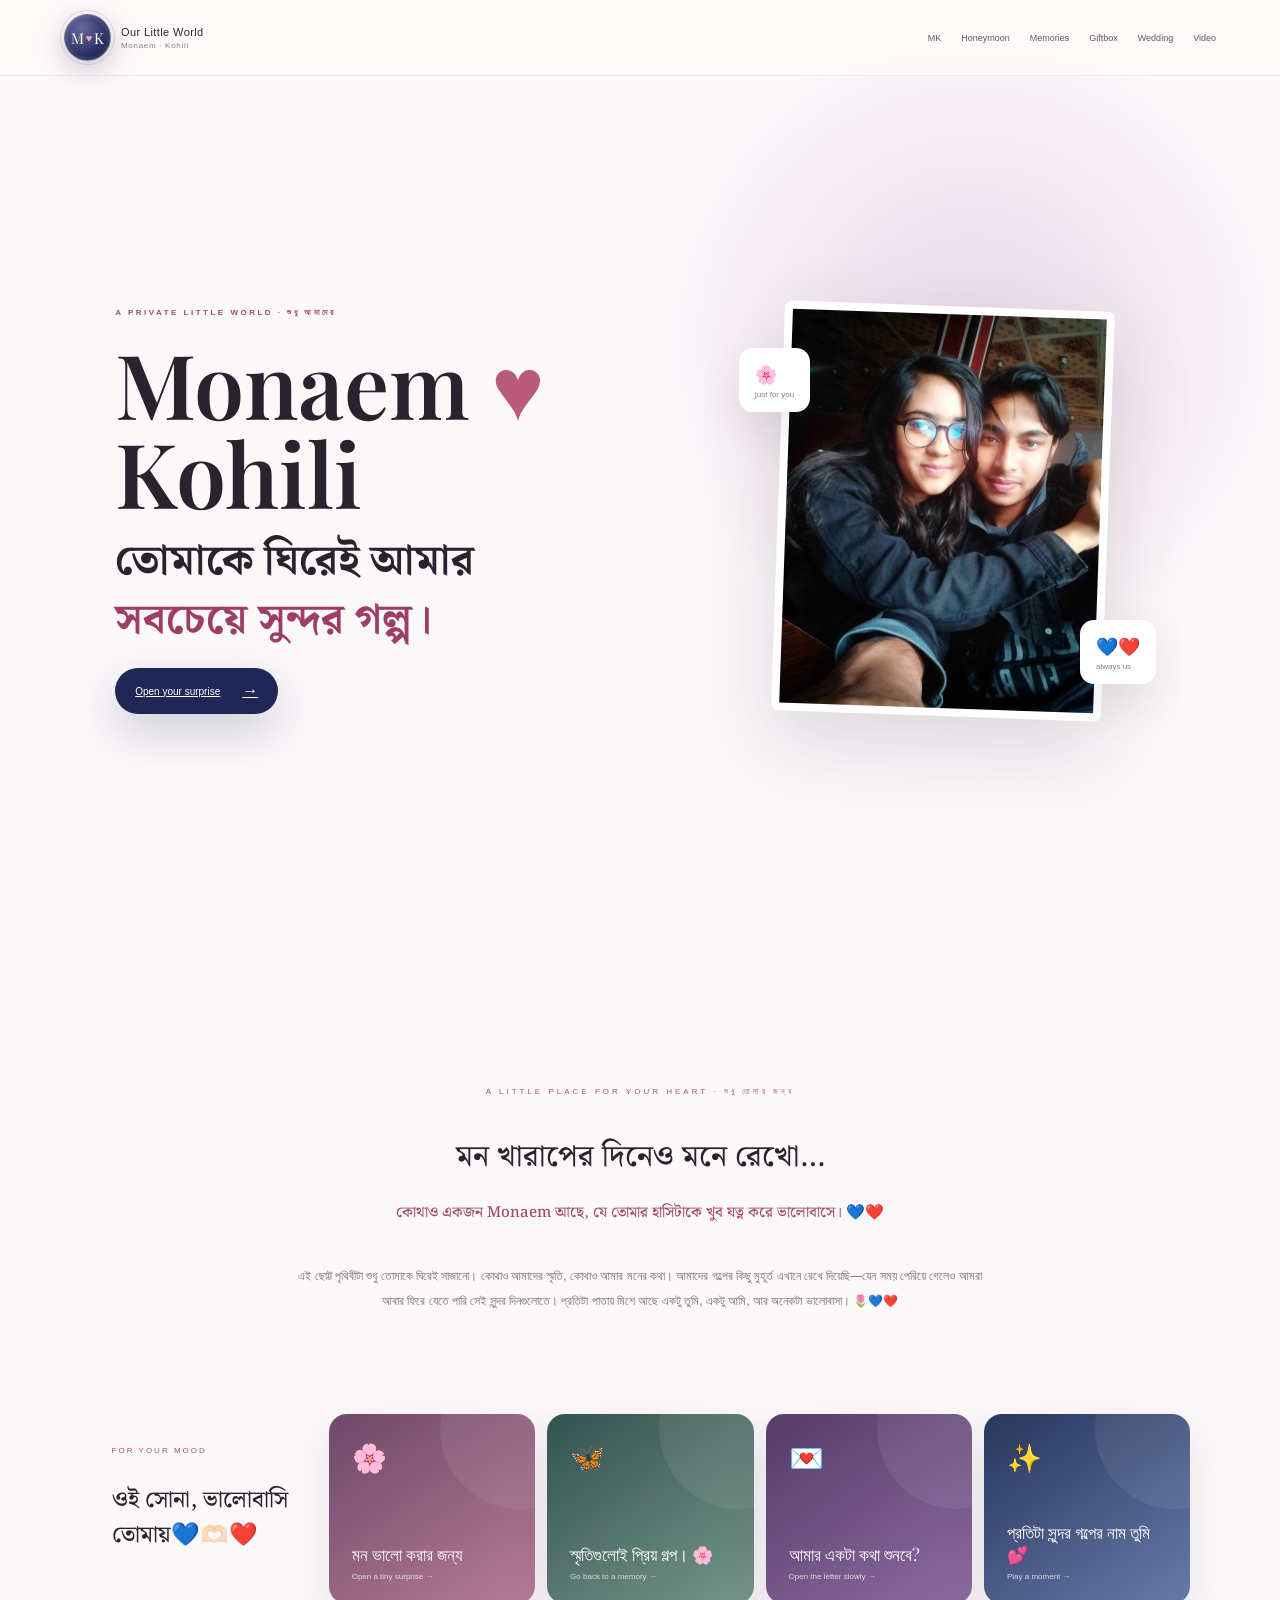
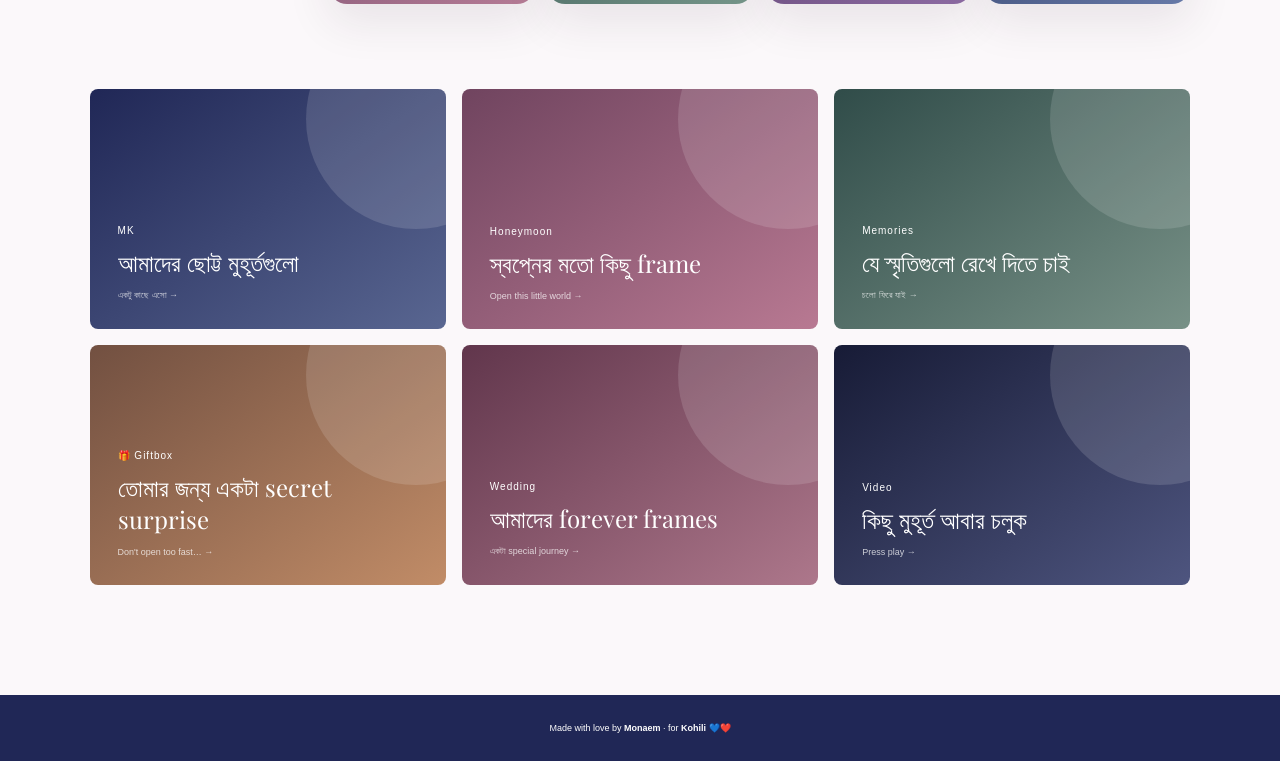
<file: index.html>
<!doctype html>
<html lang="bn">
<head>
<meta charset="utf-8"><meta name="viewport" content="width=device-width,initial-scale=1">
<title>Monaem ♥ Kohili — Our Little World</title>
<link href="https://fonts.googleapis.com/css2?family=Noto+Serif+Bengali:wght@400;500;600;700&family=Playfair+Display:wght@500;600;700&display=swap" rel="stylesheet">
<link rel="stylesheet" href="style.css">
</head>
<body>
<div class="petals"></div>
<nav>
<a class="logo" href="index.html"><span class="mkmark"><i>M</i><b>♥</b><i>K</i></span><strong>Our Little World<small>Monaem · Kohili</small></strong></a>
<div class="links">
<a href="mk.html">MK</a><a href="honeymoon.html">Honeymoon</a><a href="memories.html">Memories</a>
<a href="giftbox.html">Giftbox</a><a href="wedding.html">Wedding</a><a href="video.html">Video</a>
</div>
</nav>
<section class="hero">
<div class="copy">
<div class="eyebrow">A PRIVATE LITTLE WORLD · শুধু আমাদের</div>
<h1>Monaem <i>♥</i> Kohili</h1>
<h2>তোমাকে ঘিরেই আমার<br><em>সবচেয়ে সুন্দর গল্প।</em></h2>

<a class="primary" href="giftbox.html">Open your surprise <span>→</span></a>
</div>
<div class="portrait">
<div class="photo-frame"><img src="./Mk/12.jpg" alt="Monaem & Kohili" onerror="this.style.display='none';this.parentElement.classList.add('empty')"><div class="fallback">M ♥ K<small>our favorite picture</small></div></div>
<div class="orbit one">🌸<small>just for you</small></div>
<div class="orbit two">💙❤️<small>always us</small></div>
</div>
</section>
<section class="intro">
      <span>A LITTLE PLACE FOR YOUR HEART · শুধু তোমার জন্য</span>
      <h3>মন খারাপের দিনেও মনে রেখো…<br><em>কোথাও একজন Monaem আছে, যে তোমার হাসিটাকে খুব যত্ন করে ভালোবাসে। 💙❤️</em></h3>
      <p class="intro-copy">এই ছোট্ট পৃথিবীটা শুধু তোমাকে ঘিরেই সাজানো। কোথাও আমাদের স্মৃতি, কোথাও আমার মনের কথা। আমাদের গল্পের কিছু মুহূর্ত এখানে রেখে দিয়েছি—যেন সময় পেরিয়ে গেলেও আমরা আবার ফিরে যেতে পারি সেই সুন্দর দিনগুলোতে। প্রতিটা পাতায় মিশে আছে একটু তুমি, একটু আমি, আর অনেকটা ভালোবাসা। 🌷💙❤️</p>
    </section>
<section class="mood-tools">
  <div class="mood-title"><span>FOR YOUR MOOD</span><h3>ওই সোনা, ভালোবাসি তোমায়💙🫶🏻❤️</h3></div>
  <a href="giftbox.html" class="mood-card calm"><i>🌸</i><b>মন ভালো করার জন্য</b><small>Open a tiny surprise →</small></a>
  <a href="memories.html" class="mood-card memory"><i>🦋</i><b>স্মৃতিগুলোই প্রিয় গল্প। 🌸</b><small>Go back to a memory →</small></a>
  <a href="letter.html" class="mood-card letter"><i>💌</i><b>আমার একটা কথা শুনবে?</b><small>Open the letter slowly →</small></a>
  <a href="video.html" class="mood-card video"><i>✨</i><b>প্রতিটা সুন্দর গল্পের নাম তুমি 💕</b><small>Play a moment →</small></a>
</section><section class="doors">
<a class="door blue" href="mk.html"><span>MK</span><b>আমাদের ছোট্ট মুহূর্তগুলো</b><small>একটু কাছে এসো →</small></a>
<a class="door rose" href="honeymoon.html"><span>Honeymoon</span><b>স্বপ্নের মতো কিছু frame</b><small>Open this little world →</small></a>
<a class="door green" href="memories.html"><span>Memories</span><b>যে স্মৃতিগুলো রেখে দিতে চাই</b><small>চলো ফিরে যাই →</small></a>
<a class="door gold" href="giftbox.html"><span>🎁 Giftbox</span><b>তোমার জন্য একটা secret surprise</b><small>Don't open too fast… →</small></a>
<a class="door wine" href="wedding.html"><span>Wedding</span><b>আমাদের forever frames</b><small>একটা special journey →</small></a>
<a class="door night" href="video.html"><span>Video</span><b>কিছু মুহূর্ত আবার চলুক</b><small>Press play →</small></a>
</section>
<footer>Made with love by <b>Monaem</b> · for <b>Kohili</b> 💙❤️</footer>
<script src="script.js"></script>
</body></html>
</file>
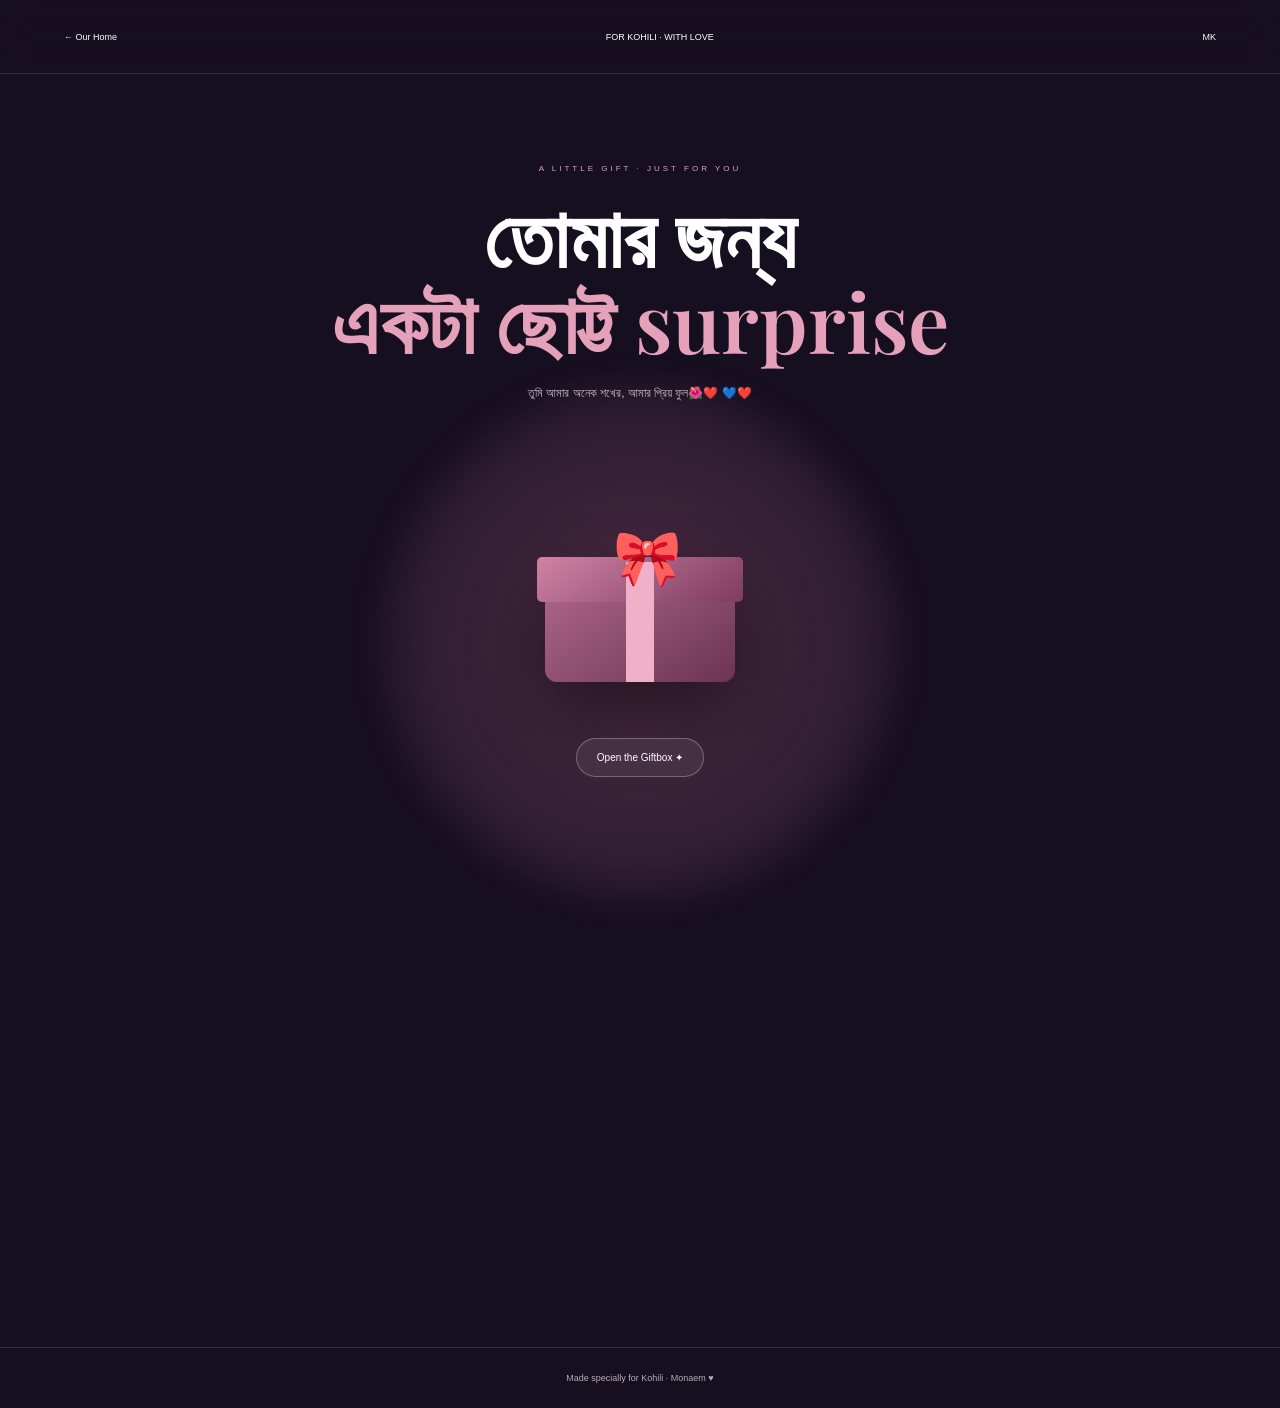
<file: giftbox.html>
<!doctype html><html lang="bn"><head><meta charset="utf-8"><meta name="viewport" content="width=device-width,initial-scale=1"><title>Giftbox · For Kohili</title><link href="https://fonts.googleapis.com/css2?family=Noto+Serif+Bengali:wght@400;500;600&family=Playfair+Display:wght@500;600;700&display=swap" rel="stylesheet"><link rel="stylesheet" href="gift.css"></head><body><nav class="premium-nav"><a href="index.html">← Our Home</a><b>FOR KOHILI · WITH LOVE</b><a href="mk.html">MK</a></nav><main><div class="glow"></div><div class="eyebrow">A LITTLE GIFT · JUST FOR YOU</div><h1>তোমার জন্য<br><em>একটা ছোট্ট surprise</em></h1><p class="lead">তুমি আমার অনেক শখের, আমার প্রিয় ফুল🌺❤️
💙❤️</p><div class="gift-stage"><div class="box" id="box"><div class="lid"></div><div class="base"></div><div class="ribbon"></div><div class="bow">🎀</div></div><button id="open">Open the Giftbox ✦</button></div><div class="secret"><div class="photo"><img src="./Giftbox/3.png" alt="Our gift" onerror="this.style.display='none';this.parentElement.classList.add('empty')"><span>M ♥ K</span></div><div class="notes"><div>🌸 <b>Note for you</b><p>তোমার হাসিটা আমার favourite notification.</p></div><div>💌 <b>Another little note</b><p>কখনো কখনো তোমাকে কিছু না বলেও অনেক কিছু বলতে ইচ্ছে করে।</p></div><div>🦋 <b>One more</b><p>এই website-এর সবচেয়ে সুন্দর জিনিসটা কোনো ছবি না—<em>তুমি।</em></p></div></div></div></main><footer>Made specially for Kohili · Monaem ♥</footer><script src="gift.js"></script></body></html>
</file>
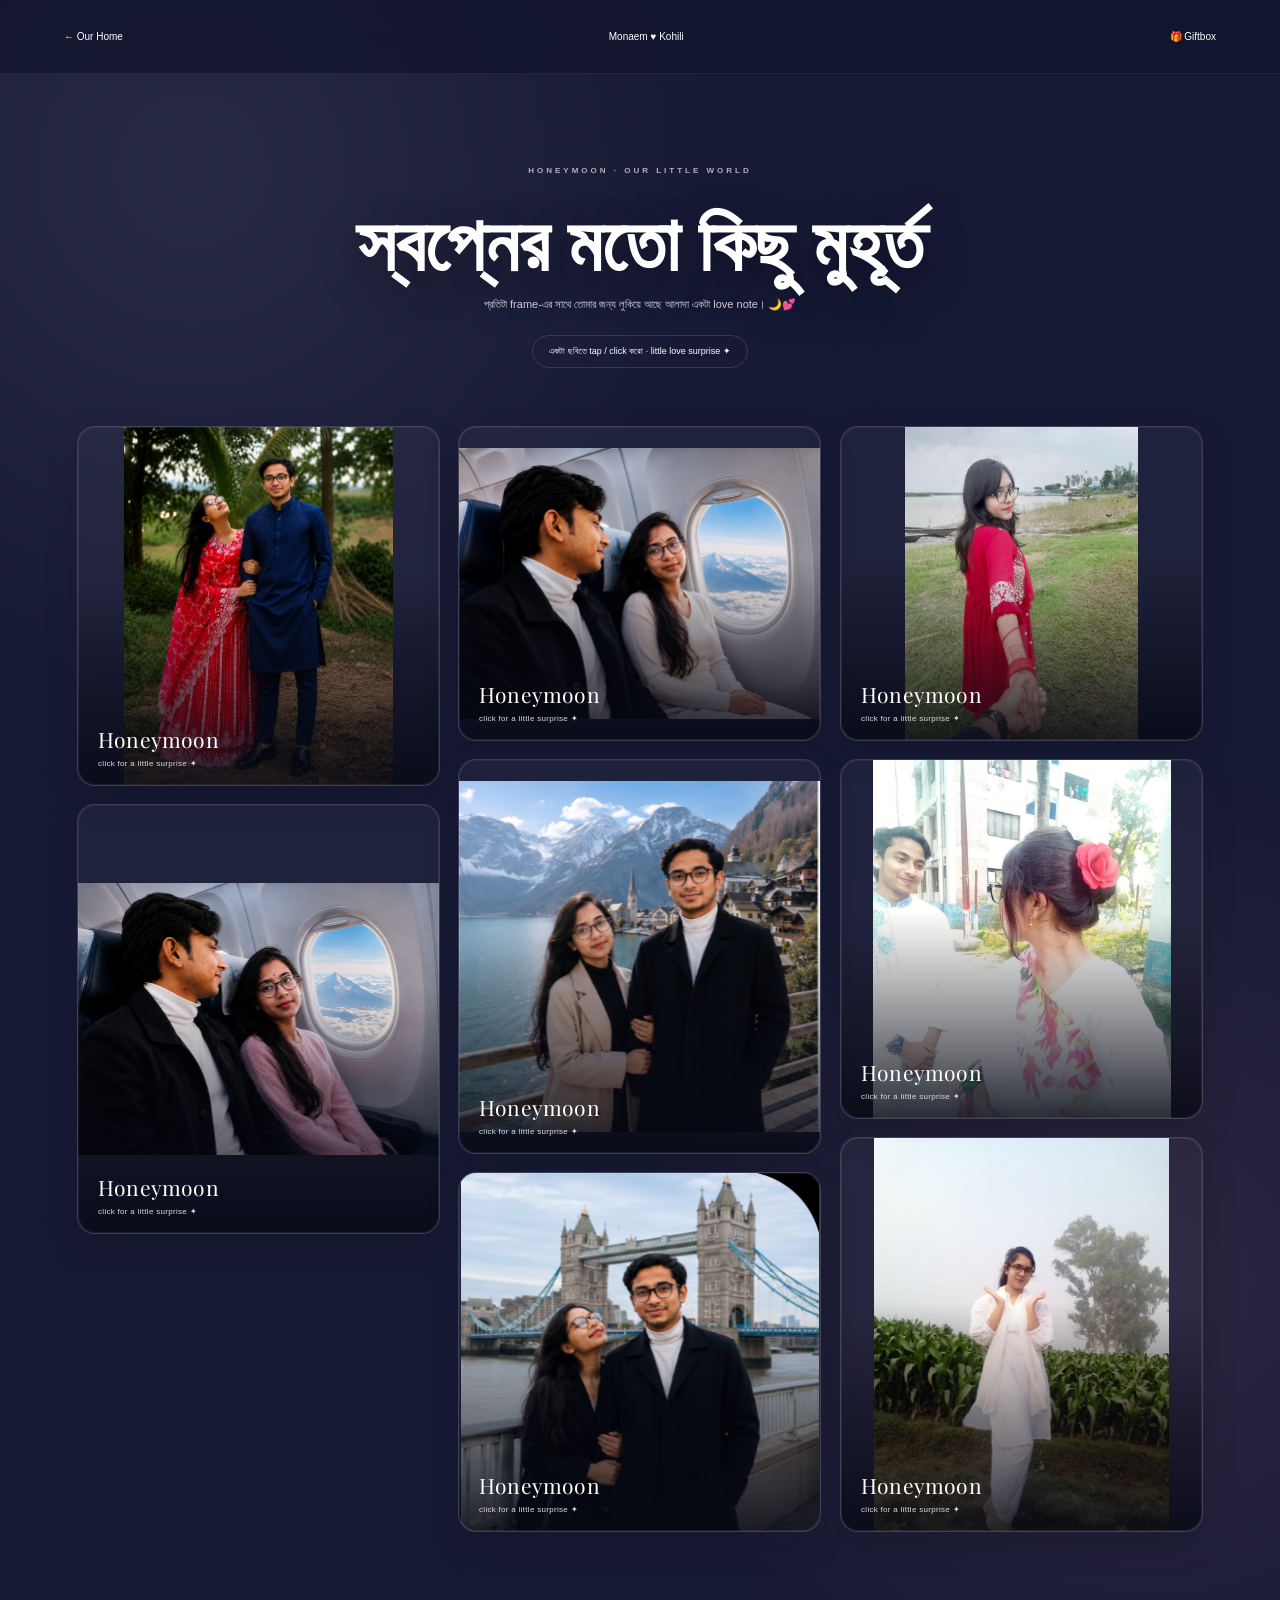
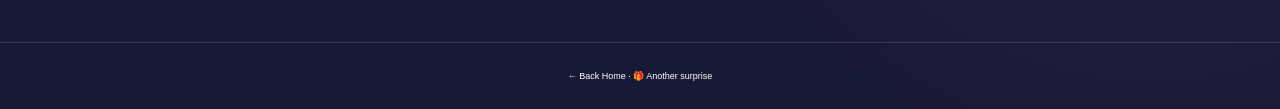
<file: honeymoon.html>
<!doctype html><html lang="bn"><head><meta charset="utf-8"><meta name="viewport" content="width=device-width,initial-scale=1"><title>Honeymoon · Monaem ♥ Kohili</title><link href="https://fonts.googleapis.com/css2?family=Noto+Serif+Bengali:wght@400;500;600&family=Playfair+Display:wght@500;600;700&display=swap" rel="stylesheet"><link rel="stylesheet" href="gallery.css"></head><body data-key="honeymoon" class="rose"><nav class="premium-nav"><a href="index.html">← Our Home</a><b>Monaem ♥ Kohili</b><a href="giftbox.html">🎁 Giftbox</a></nav><header class="head"><small>HONEYMOON · OUR LITTLE WORLD</small><h1>স্বপ্নের মতো কিছু মুহূর্ত</h1><p>প্রতিটা frame-এর সাথে তোমার জন্য লুকিয়ে আছে আলাদা একটা love note। 🌙💕</p><span class="note">একটা ছবিতে tap / click করো · little love surprise ✦</span></header><main class="gallery"><div class="card"><img src="./Honeymoon/1.png" onerror="this.style.display='none';this.nextElementSibling.style.display='grid'"><div class="empty" style="display:none">M ♥ K<small>your memory</small></div><div class="shade"></div><div class="caption"><b>Honeymoon</b><small>click for a little surprise ✦</small></div></div><div class="card"><img src="./Honeymoon/2.png" onerror="this.style.display='none';this.nextElementSibling.style.display='grid'"><div class="empty" style="display:none">M ♥ K<small>your memory</small></div><div class="shade"></div><div class="caption"><b>Honeymoon</b><small>click for a little surprise ✦</small></div></div><div class="card"><img src="./Honeymoon/3.png" onerror="this.style.display='none';this.nextElementSibling.style.display='grid'"><div class="empty" style="display:none">M ♥ K<small>your memory</small></div><div class="shade"></div><div class="caption"><b>Honeymoon</b><small>click for a little surprise ✦</small></div></div><div class="card"><img src="./Honeymoon/4.png" onerror="this.style.display='none';this.nextElementSibling.style.display='grid'"><div class="empty" style="display:none">M ♥ K<small>your memory</small></div><div class="shade"></div><div class="caption"><b>Honeymoon</b><small>click for a little surprise ✦</small></div></div><div class="card"><img src="./Honeymoon/5.png" onerror="this.style.display='none';this.nextElementSibling.style.display='grid'"><div class="empty" style="display:none">M ♥ K<small>your memory</small></div><div class="shade"></div><div class="caption"><b>Honeymoon</b><small>click for a little surprise ✦</small></div></div><div class="card"><img src="./Honeymoon/6.png" onerror="this.style.display='none';this.nextElementSibling.style.display='grid'"><div class="empty" style="display:none">M ♥ K<small>your memory</small></div><div class="shade"></div><div class="caption"><b>Honeymoon</b><small>click for a little surprise ✦</small></div></div><div class="card"><img src="./Honeymoon/7.jpg" onerror="this.style.display='none';this.nextElementSibling.style.display='grid'"><div class="empty" style="display:none">M ♥ K<small>your memory</small></div><div class="shade"></div><div class="caption"><b>Honeymoon</b><small>click for a little surprise ✦</small></div></div><div class="card"><img src="./Honeymoon/8.png" onerror="this.style.display='none';this.nextElementSibling.style.display='grid'"><div class="empty" style="display:none">M ♥ K<small>your memory</small></div><div class="shade"></div><div class="caption"><b>Honeymoon</b><small>click for a little surprise ✦</small></div></div></main><div class="surprise"><div class="paper"><button class="x">×</button><div class="flower">🌸 💙 🌷</div><h2>একটা ছোট্ট কথা…</h2><p class="message"></p><p>— তোমার Monaem ❤️</p></div></div><footer><a href="index.html">← Back Home</a> · <a href="giftbox.html">🎁 Another surprise</a></footer><script src="gallery.js"></script></body></html>
</file>
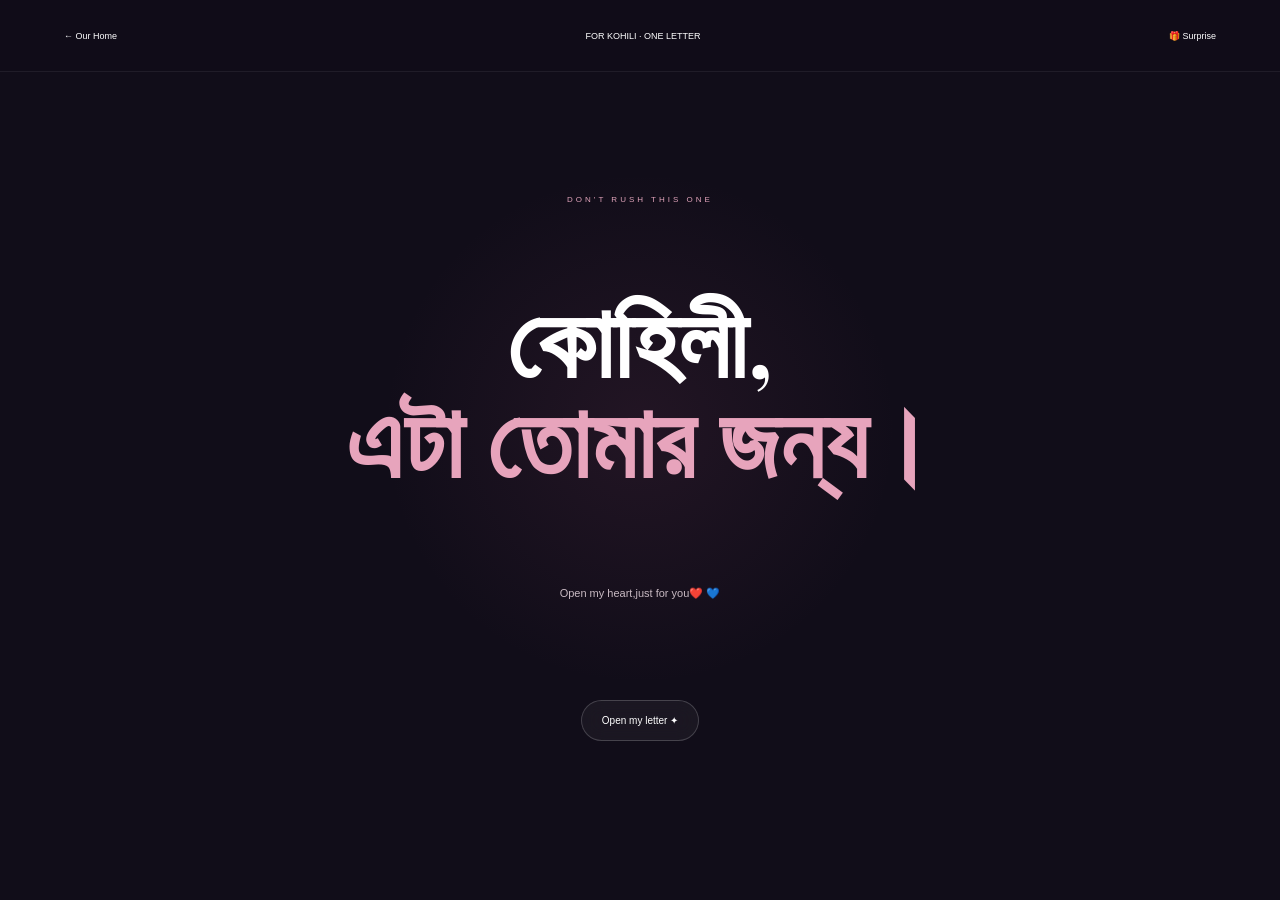
<file: letter.html>
<!doctype html>
<html lang="bn"><head><meta charset="utf-8"><meta name="viewport" content="width=device-width,initial-scale=1">
<title>একটা চিঠি · Monaem ♥ Kohili</title>
<link href="https://fonts.googleapis.com/css2?family=Noto+Serif+Bengali:wght@400;500;600;700&family=Playfair+Display:wght@500;600;700&display=swap" rel="stylesheet">
<link rel="stylesheet" href="letter.css"></head>
<body>
<nav><a href="index.html">← Our Home</a><b>FOR KOHILI · ONE LETTER</b><a href="giftbox.html">🎁 Surprise</a></nav>
<div class="stars"></div>
<main>
<section class="opening">
  <span>DON'T RUSH THIS ONE</span>
  <h1>কোহিলী,<br><em>এটা তোমার জন্য।</em></h1>
  <p>Open my heart,just for you❤️ 💙</p>
  <button id="openLetter">Open my letter ✦</button>
</section>
<section class="letter-wrap" id="letterWrap">
  <div class="envelope"><div class="seal">M ♥ K</div></div>
  <article class="letter-paper">
    <div class="paper-top">🌸🌿━━━━━━━━━━━━━━━━━━━━🌿🌸</div>
    <h2>🌹 কোহিলী নুসশাদ নাবীয়া 💙❤️</h2>
    <div class="subtitle">আমার কিছু না বলা কথার ঠিকানা</div>
    <div class="paper-top">🌸💙❤️🌸</div>
    <div class="letter-content"><p>আমার সোনা</p>
<p>কিছু কথা আজ খুব বলতে ইচ্ছে করছে তোমায়,<br>তাই লিখলাম এই চিঠি<br>তুমি রেখো যত্ন করে। 🌸</p>
<p>তোমাকে ভালোবাসি এই কথাটার ভেতর রয়ে গেছে অনেকগুলো দিন, অনেকগুলো রাত, অসংখ্য অনুভূতি আর একটা পুরো পৃথিবী।</p>
<p>আমি জানি না ভালোবাসা ঠিক কীভাবে প্রকাশ করতে হয়। শুধু জানি, তোমার কথা ভাবলে আমার ভেতরটা অন্যরকম হয়ে যায়। তুমি আমার কাছে এলে আমার ভেতরের সমস্ত অস্থিরতা যেন ধীরে ধীরে শান্তিতে পরিণত হয়। তোমার একটা হাসি আমার খারাপ দিনটাকে ভালো করে দিতে পারে, তোমার একটা কথায় আমার সমস্ত অভিমান গলে যেতে পারে।</p>
<p>🌷 তোমাকে আমি কোনো কারণ দিয়ে ভালোবাসিনি।<br>তোমার সৌন্দর্য, কিংবা তোমার কোনো বিশেষ গুণের জন্যও না।<br>তোমাকে ভালোবেসেছি কারণ তুমি &quot;তুমি&quot; ❤️<br>তোমার উপস্থিতিটাই আমার কাছে সবকিছু ভালো থাকার মতো একটা অনুভূতি। 🌸</p>
<p>তোমার সঙ্গে কথা বলার সময় আমি কখনো বুঝিনি সময় কীভাবে চলে যায়।<br>মনে হতো, পৃথিবীটা একটু থেমে থাকুক, কথাগুলো শেষ না হোক।<br>তোমার বলা ছোট ছোট কথাগুলো মনে রাখা, তোমার অভিমান বুঝতে চেষ্টা করা,<br>তোমার মন খারাপের কারণ জানতে চাওয়া,<br>তোমাকে একটু হাসানোর জন্য অকারণে পাগলামি করা<br>এসব কখন যে আমার জীবনের সবচেয়ে প্রিয় অভ্যাস হয়ে গেছে....</p>
<p>🌹 তুমি আমার এমন একটা জায়গা,<br>যেখানে আমি কোনো ভয় ছাড়াই নিজের সমস্ত অনুভূতি রেখে দিতে পারতাম।</p>
<p>আমার ভালো থাকা, খারাপ থাকা, অভিমান, আনন্দ<br>সবকিছুর মধ্যেই কোথাও না কোথাও তুমি মিশে আছো।</p>
<p>আমি তোমাকে পেতে চেয়েছি, ঠিক।<br>তার চেয়েও বেশি চেয়েছি তুমি ভালো থাকো, হাসো, শান্তিতে থাকো।<br>কারণ তোমাকে ভালোবাসার মধ্যে শুধু তোমাকে নিজের করে পাওয়ার ইচ্ছা নেই;<br>আছে তোমার ভালো থাকাটাকে নিজের ভালো থাকার মতো করে অনুভব করার একটা মায়া।</p>
<p>🌸 আমি তোমাকে খুব মায়া দিয়ে ভালোবাসি। 🌸</p>
<p>তুমি চলে গেছো, এটা আমি জানি।<br>কিন্তু তোমার চলে যাওয়ার সঙ্গে সঙ্গে তোমাকে ভালোবাসাটাও শেষ হয়ে যাবে<br>এমন তো কোনো কথা নেই।</p>
<p>তুমি জানো না, তোমাকে কতটা মিস করি।</p>
<p>দিনের ব্যস্ততার মধ্যে হয়তো নিজেকে সামলে নিই,<br>মানুষের সঙ্গে হাসি, কথা বলি, স্বাভাবিক থাকার চেষ্টা করি।<br>কিন্তু কিছু কিছু মুহূর্তে হঠাৎ তোমার কথা মনে পড়ে যায়।<br>তখন মনে হয়, তোমাকে একটা কথা বলি, তোমার সঙ্গে একটু কথা বলি,<br>তোমার কণ্ঠটা আরেকবার শুনি। তারপর মনে পড়ে,<br>সেই মানুষটার কাছে এখন আর আগের মতো করে চাইলেও যেতে পারব না।</p>
<p>🌿<br>কিছু শূন্যতা শব্দ করে না<br>শুধু মানুষটাকে চুপ করিয়ে দেয়।<br>🌿</p>
<p>তোমার অনুপস্থিতিটাও ঠিক তেমন</p>
<p>কখনো তোমার ছবি দেখলে মনে হয়, এই তো সেই মানুষটা,<br>যার সঙ্গে এত কথা বলতাম, যার একটা হাসির জন্য এত কিছু করতে ইচ্ছে করত।<br>অথচ আজ সেই মানুষটার কাছেই আমার কথাগুলো পৌঁছায় না।</p>
<p>তখন খুব ইচ্ছে করে সময়কে একটু পেছনে নিয়ে যাই।<br>তোমার সঙ্গে কাটানো কোনো একটা সাধারণ দিন আবার ফিরে পাই।<br>কোনো বিশেষ মুহূর্ত না, কোনো বড় আয়োজন না<br>শুধু তুমি আর আমি, কিছু অকারণ কথা, একটু হাসি, আর সময়টা যেন শেষ না হয়। 🌷</p>
<p>জানো, সবচেয়ে অদ্ভুত ব্যাপার কী?</p>
<p>তোমাকে হারানোর পরও আমার মনে তোমার জন্য খারাপ কিছু আসে না।<br>বরং মনে হয়, তুমি যেখানেই থাকো, ভালো থেকো।<br>তোমার মুখের সেই হাসিটা যেন কখনো হারিয়ে না যায়।<br>তোমার জীবনে শান্তি থাকুক। তোমার চোখে যেন কোনোদিন কষ্ট জমে না থাকে।</p>
<p>🌸 ভালোবাসা মানে দূরে দাঁড়িয়ে থেকেও তোমার ভালো থাকার জন্য মনে মনে প্রার্থনা করা 🌸</p>
<p>তোমার সঙ্গে কথা বলার কয়েকটা মিনিট আমার কাছে পুরো একটা দিনের আনন্দ।<br>তোমার মন ভালো থাকলে কেন আমার নিজের মনটাও ভালো হয়ে যেত,<br>সেটাও হয়তো কোনোদিন তোমাকে বোঝাতে পারব না।</p>
<p>তুমি আমার কাছে ঠিক তেমনই এক ভালোবাসা।</p>
<p>যদি কোনোদিন আমার কথা তোমার মনে পড়ে, তখন শুধু এটুকু মনে রেখো<br>তোমাকে কেউ একজন খুব মায়া দিয়ে, খুব শখ করে ভালোবাসত।</p>
<p>তোমার হাসিকে নিজের আনন্দ ভেবেছে,<br>তোমার কষ্টকে নিজের কষ্টের মতো অনুভব করেছে 💙</p>
<p>তোমাকে মিস করা কি সত্যিই কোনোদিন শেষ হবে?</p>
<p>হয়তো বয়স বাড়বে, সময় চলে যাবে, জীবনের অনেক কিছু বদলে যাবে।<br>তবুও কোনো এক বৃষ্টির রাতে, কোনো পরিচিত গন্ধে, কোনো পুরোনো জায়গায়,<br>কিংবা হঠাৎ কোনো এক নির্জন বিকেলে তোমার কথা মনে পড়ে যাবে।</p>
<p>তুমি আমার জীবনের এমন একজন মানুষ, যাকে ভালোবেসে আমি বুঝেছি<br>কাউকে সত্যি ভালোবাসলে তাকে হারানোর পরও তার জন্য ভালো কিছু চাইতে হয়।</p>
<p>তাই তোমার কাছে আমার কোনো অভিযোগ নেই।</p>
<p>শুধু একটা কথা আছে</p>
<p>তুমি ভালো থেকো<br>🌸 খুব ভালো থেকো 🌸</p>
<p>আর কোনোদিন যদি মনে হয়, পৃথিবীর কোথাও একজন মানুষ ছিল<br>যে তোমাকে খুব মায়া দিয়ে ভালোবাসত,<br>তাহলে একবার আমার কথা মনে করো।</p>
<p>🌸🌿━━━━━━━━━━━━━━━━━━━━🌿🌸</p>
<p>ভালোবাসি তোমায়<br>❤️ Monaem 💙<br>🌹🌸🌹</p>
<p>🌸🌿━━━━━━━━━━━━━━━━━━━━🌿🌸</p></div>
  </article>
  <div class="after-note">
    <span>ONE LAST LITTLE NOTE</span>
    <h3>চিঠিটা শেষ হলেও…</h3>
    <p>আমার তোমাকে ভালোবাসার কথাগুলো কিন্তু এখানেই শেষ না। 🌸</p>
    <b>— তোমার Monaem ❤️</b>
  </div>
</section>
</main>
<script src="letter.js"></script>
</body></html>
</file>
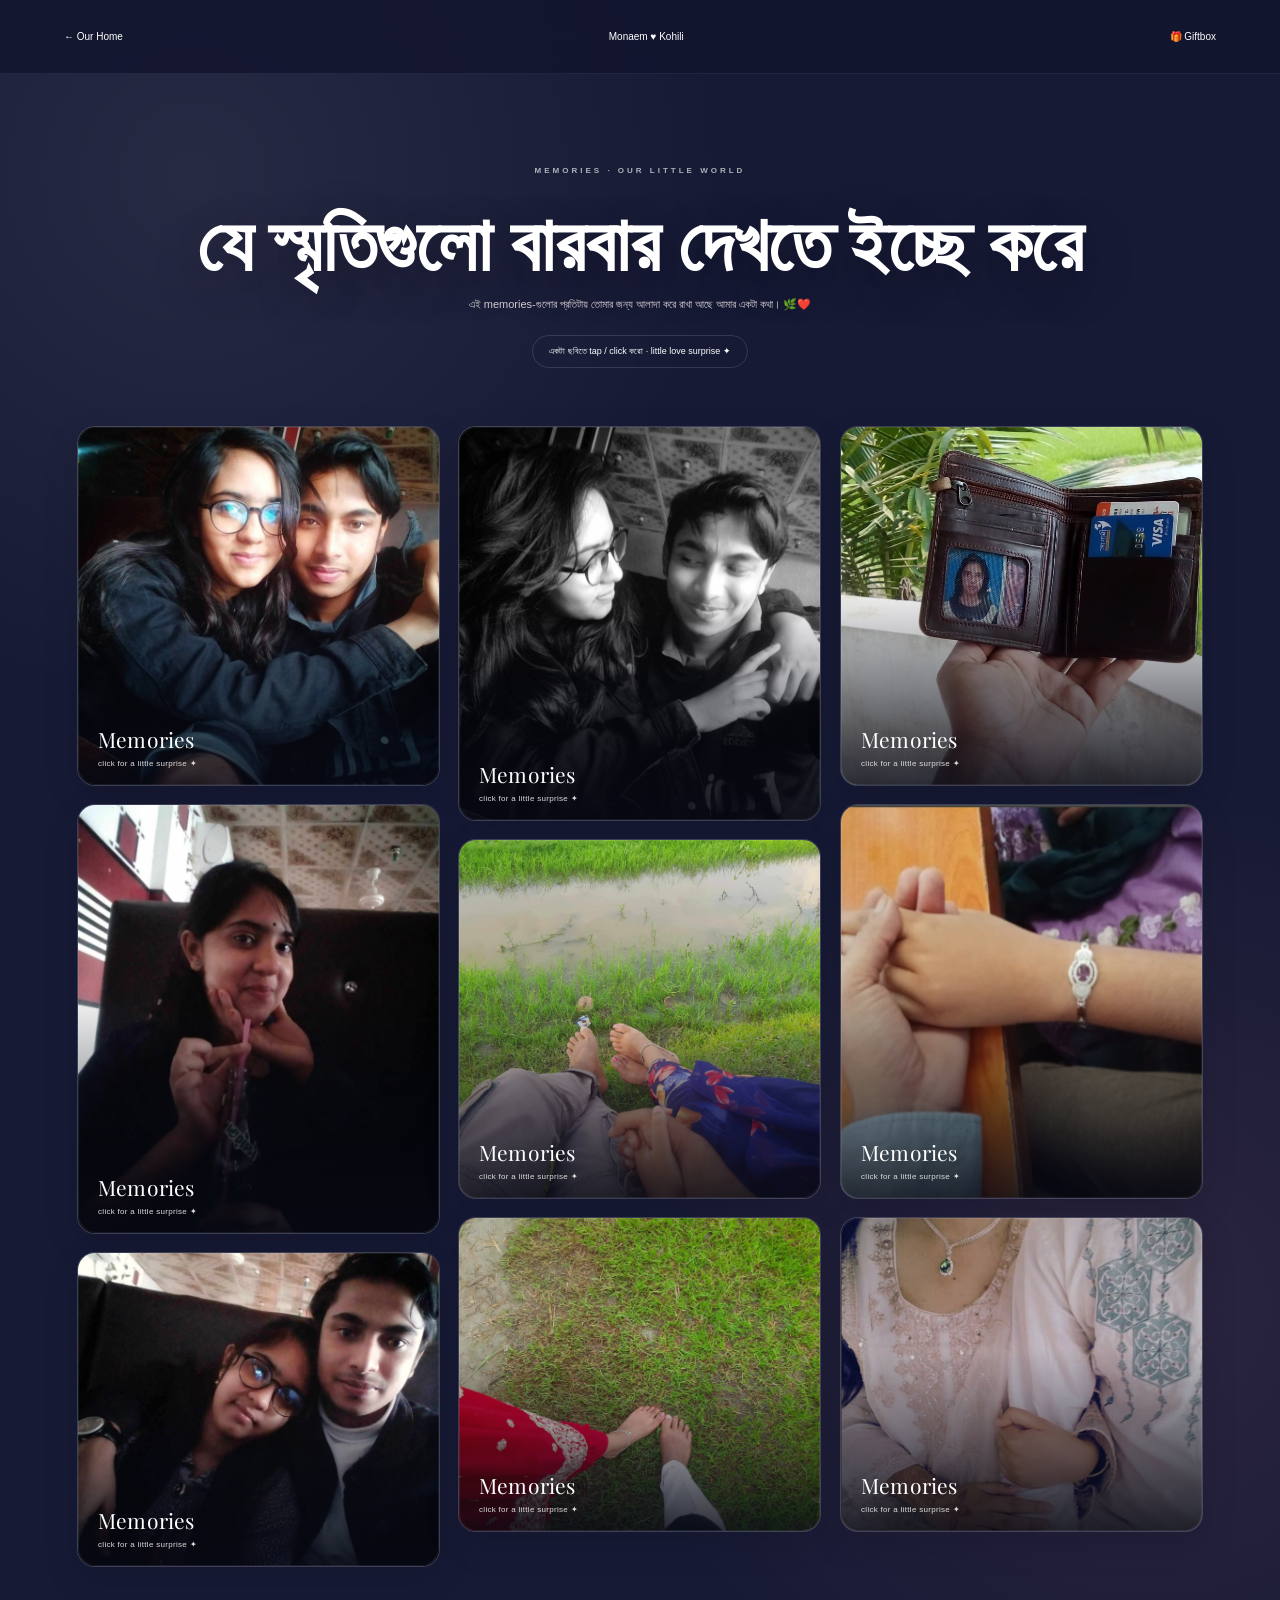
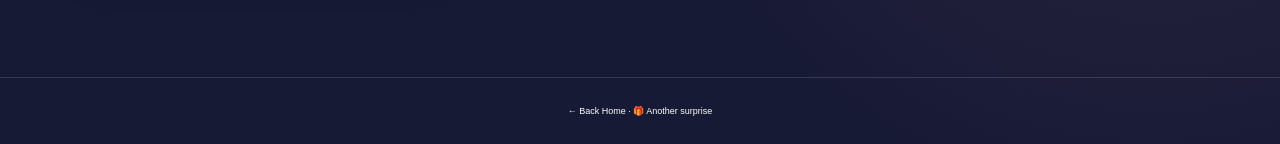
<file: memories.html>
<!doctype html><html lang="bn"><head><meta charset="utf-8"><meta name="viewport" content="width=device-width,initial-scale=1"><title>Memories · Monaem ♥ Kohili</title><link href="https://fonts.googleapis.com/css2?family=Noto+Serif+Bengali:wght@400;500;600&family=Playfair+Display:wght@500;600;700&display=swap" rel="stylesheet"><link rel="stylesheet" href="gallery.css"></head><body data-key="memories" class="green"><nav class="premium-nav"><a href="index.html">← Our Home</a><b>Monaem ♥ Kohili</b><a href="giftbox.html">🎁 Giftbox</a></nav><header class="head"><small>MEMORIES · OUR LITTLE WORLD</small><h1>যে স্মৃতিগুলো বারবার দেখতে ইচ্ছে করে</h1><p>এই memories-গুলোর প্রতিটায় তোমার জন্য আলাদা করে রাখা আছে আমার একটা কথা। 🌿❤️</p><span class="note">একটা ছবিতে tap / click করো · little love surprise ✦</span></header><main class="gallery"><div class="card"><img src="./Memories/1.jpg" onerror="this.style.display='none';this.nextElementSibling.style.display='grid'"><div class="empty" style="display:none">M ♥ K<small>your memory</small></div><div class="shade"></div><div class="caption"><b>Memories</b><small>click for a little surprise ✦</small></div></div><div class="card"><img src="./Memories/2.jpg" onerror="this.style.display='none';this.nextElementSibling.style.display='grid'"><div class="empty" style="display:none">M ♥ K<small>your memory</small></div><div class="shade"></div><div class="caption"><b>Memories</b><small>click for a little surprise ✦</small></div></div><div class="card"><img src="./Memories/3.jpg" onerror="this.style.display='none';this.nextElementSibling.style.display='grid'"><div class="empty" style="display:none">M ♥ K<small>your memory</small></div><div class="shade"></div><div class="caption"><b>Memories</b><small>click for a little surprise ✦</small></div></div><div class="card"><img src="./Memories/4.jpg" onerror="this.style.display='none';this.nextElementSibling.style.display='grid'"><div class="empty" style="display:none">M ♥ K<small>your memory</small></div><div class="shade"></div><div class="caption"><b>Memories</b><small>click for a little surprise ✦</small></div></div><div class="card"><img src="./Memories/5.jpg" onerror="this.style.display='none';this.nextElementSibling.style.display='grid'"><div class="empty" style="display:none">M ♥ K<small>your memory</small></div><div class="shade"></div><div class="caption"><b>Memories</b><small>click for a little surprise ✦</small></div></div><div class="card"><img src="./Memories/6.jpg" onerror="this.style.display='none';this.nextElementSibling.style.display='grid'"><div class="empty" style="display:none">M ♥ K<small>your memory</small></div><div class="shade"></div><div class="caption"><b>Memories</b><small>click for a little surprise ✦</small></div></div><div class="card"><img src="./Memories/7.jpeg" onerror="this.style.display='none';this.nextElementSibling.style.display='grid'"><div class="empty" style="display:none">M ♥ K<small>your memory</small></div><div class="shade"></div><div class="caption"><b>Memories</b><small>click for a little surprise ✦</small></div></div><div class="card"><img src="./Memories/8.png" onerror="this.style.display='none';this.nextElementSibling.style.display='grid'"><div class="empty" style="display:none">M ♥ K<small>your memory</small></div><div class="shade"></div><div class="caption"><b>Memories</b><small>click for a little surprise ✦</small></div></div><div class="card">
  <img src="./Memories/9.png"
       onerror="this.style.display='none';this.nextElementSibling.style.display='grid'">
  <div class="empty" style="display:none">
    M ♥ K<small>your memory</small>
  </div>
  <div class="shade"></div>
  <div class="caption">
    <b>Memories</b>
    <small>click for a little surprise ✦</small>
  </div>
</div>
</main><div class="surprise"><div class="paper"><button class="x">×</button><div class="flower">🌸 💙 🌷</div><h2>একটা ছোট্ট কথা…</h2><p class="message"></p><p>— তোমার Monaem ❤️</p></div></div><footer><a href="index.html">← Back Home</a> · <a href="giftbox.html">🎁 Another surprise</a></footer><script src="gallery.js"></script></body></html>
</file>
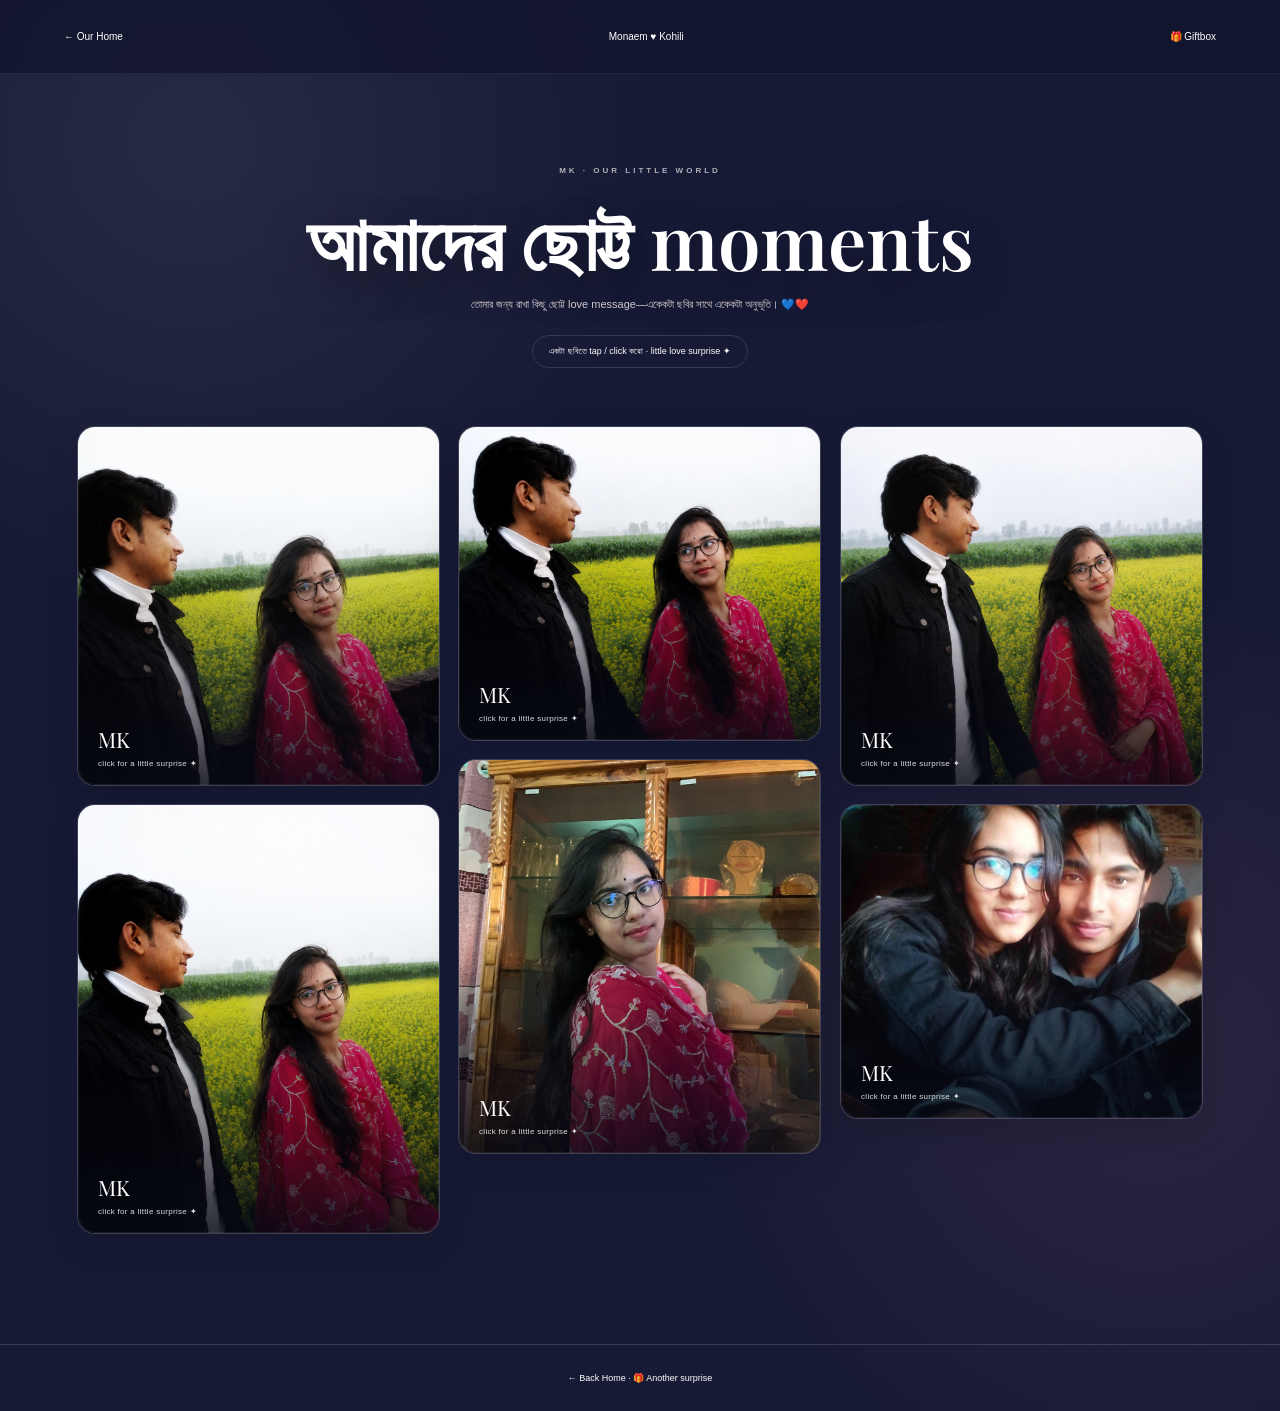
<file: mk.html>
<!doctype html><html lang="bn"><head><meta charset="utf-8"><meta name="viewport" content="width=device-width,initial-scale=1"><title>MK · Monaem ♥ Kohili</title><link href="https://fonts.googleapis.com/css2?family=Noto+Serif+Bengali:wght@400;500;600&family=Playfair+Display:wght@500;600;700&display=swap" rel="stylesheet"><link rel="stylesheet" href="gallery.css"></head><body data-key="mk" class="blue"><nav class="premium-nav"><a href="index.html">← Our Home</a><b>Monaem ♥ Kohili</b><a href="giftbox.html">🎁 Giftbox</a></nav><header class="head"><small>MK · OUR LITTLE WORLD</small><h1>আমাদের ছোট্ট moments</h1><p>তোমার জন্য রাখা কিছু ছোট্ট love message—একেকটা ছবির সাথে একেকটা অনুভূতি। 💙❤️</p><span class="note">একটা ছবিতে tap / click করো · little love surprise ✦</span></header><main class="gallery"><div class="card"><img src="./Mk/1.png" onerror="this.style.display='none';this.nextElementSibling.style.display='grid'"><div class="empty" style="display:none">M ♥ K<small>your memory</small></div><div class="shade"></div><div class="caption"><b>MK</b><small>click for a little surprise ✦</small></div></div><div class="card"><img src="./Mk/2.png" onerror="this.style.display='none';this.nextElementSibling.style.display='grid'"><div class="empty" style="display:none">M ♥ K<small>your memory</small></div><div class="shade"></div><div class="caption"><b>MK</b><small>click for a little surprise ✦</small></div></div><div class="card"><img src="./Mk/3.png" onerror="this.style.display='none';this.nextElementSibling.style.display='grid'"><div class="empty" style="display:none">M ♥ K<small>your memory</small></div><div class="shade"></div><div class="caption"><b>MK</b><small>click for a little surprise ✦</small></div></div><div class="card"><img src="./Mk/6.jpeg" onerror="this.style.display='none';this.nextElementSibling.style.display='grid'"><div class="empty" style="display:none">M ♥ K<small>your memory</small></div><div class="shade"></div><div class="caption"><b>MK</b><small>click for a little surprise ✦</small></div></div><div class="card"><img src="./Mk/4.png" onerror="this.style.display='none';this.nextElementSibling.style.display='grid'"><div class="empty" style="display:none">M ♥ K<small>your memory</small></div><div class="shade"></div><div class="caption"><b>MK</b><small>click for a little surprise ✦</small></div></div><div class="card"><img src="./Mk/12.jpg" onerror="this.style.display='none';this.nextElementSibling.style.display='grid'"><div class="empty" style="display:none">M ♥ K<small>your memory</small></div><div class="shade"></div><div class="caption"><b>MK</b><small>click for a little surprise ✦</small></div></div></main><div class="surprise"><div class="paper"><button class="x">×</button><div class="flower">🌸 💙 🌷</div><h2>একটা ছোট্ট কথা…</h2><p class="message"></p><p>— তোমার Monaem ❤️</p></div></div><footer><a href="index.html">← Back Home</a> · <a href="giftbox.html">🎁 Another surprise</a></footer><script src="gallery.js"></script></body></html>
</file>
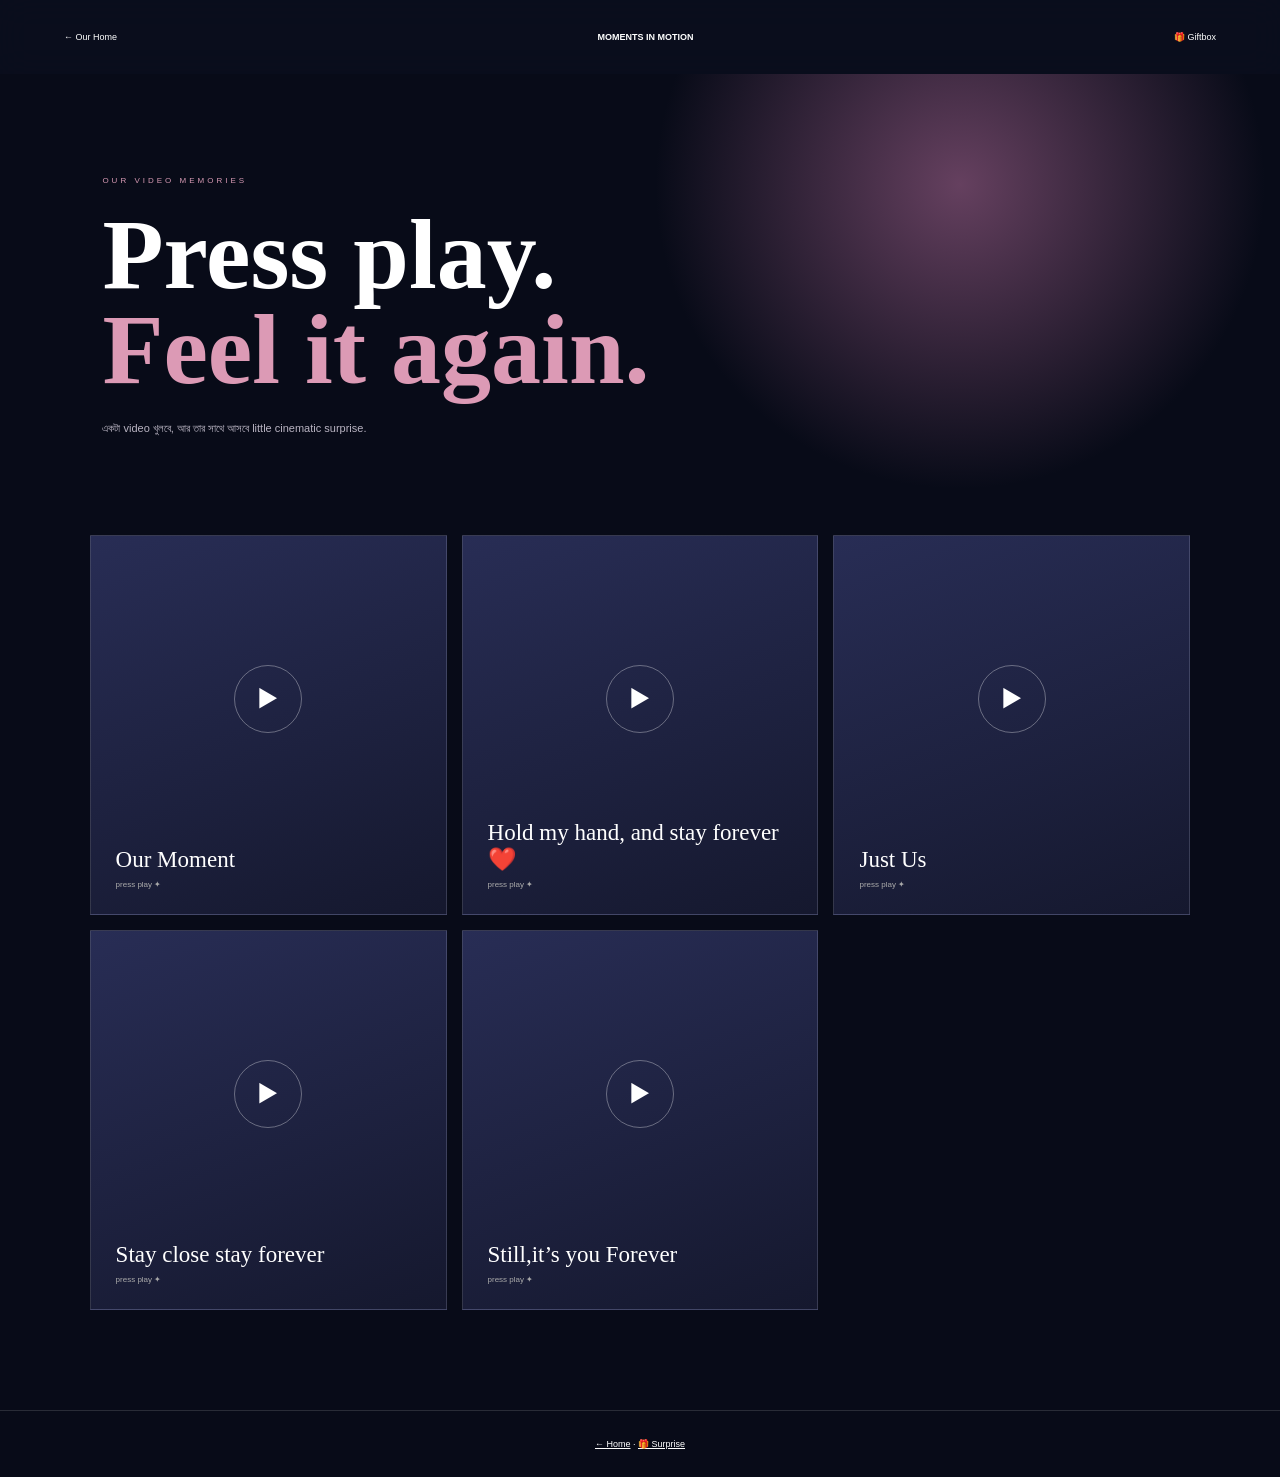
<file: video.html>
<!doctype html><html lang="bn"><head><meta charset="utf-8"><meta name="viewport" content="width=device-width,initial-scale=1"><title>Video · Monaem ♥ Kohili</title><link href="https://fonts.googleapis.com/css2?family=Noto+Serif+Bengali:wght@400;500;600&family=Playfair+Display:wght@500;600;700&display=swap" rel="stylesheet"><link rel="stylesheet" href="video.css"></head><body><nav class="premium-nav"><a href="index.html">← Our Home</a><b>MOMENTS IN MOTION</b><a href="giftbox.html">🎁 Giftbox</a></nav><header><small>OUR VIDEO MEMORIES</small><h1>Press play.<br><em>Feel it again.</em></h1><p>একটা video খুলবে, আর তার সাথে আসবে little cinematic surprise.</p></header><main>
<div class="vcard" data-src="./Video/video-1.mp4"><b>Our Moment</b><small>press play ✦</small></div><div class="vcard" data-src="./Video/video-2.mp4"><b>Hold my hand, and stay forever❤️</b><small>press play ✦</small></div><div class="vcard" data-src="./Video/video-3.mp4"><b>Just Us</b><small>press play ✦</small></div><div class="vcard" data-src="./Video/video-4.mp4"><b>Stay close stay forever</b><small>press play ✦</small></div><div class="vcard" data-src="./Video/video-5.mp4"><b> Still,it’s you Forever</b><small>press play ✦</small></div></main><div id="modal"><button>×</button><video controls playsinline></video><div class="video-note">💙 কিছু মুহূর্ত আবার দেখতে ইচ্ছে করবেই। ❤️</div></div><footer><a href="index.html">← Home</a> · <a href="giftbox.html">🎁 Surprise</a></footer><script src="video.js"></script></body></html>
</file>
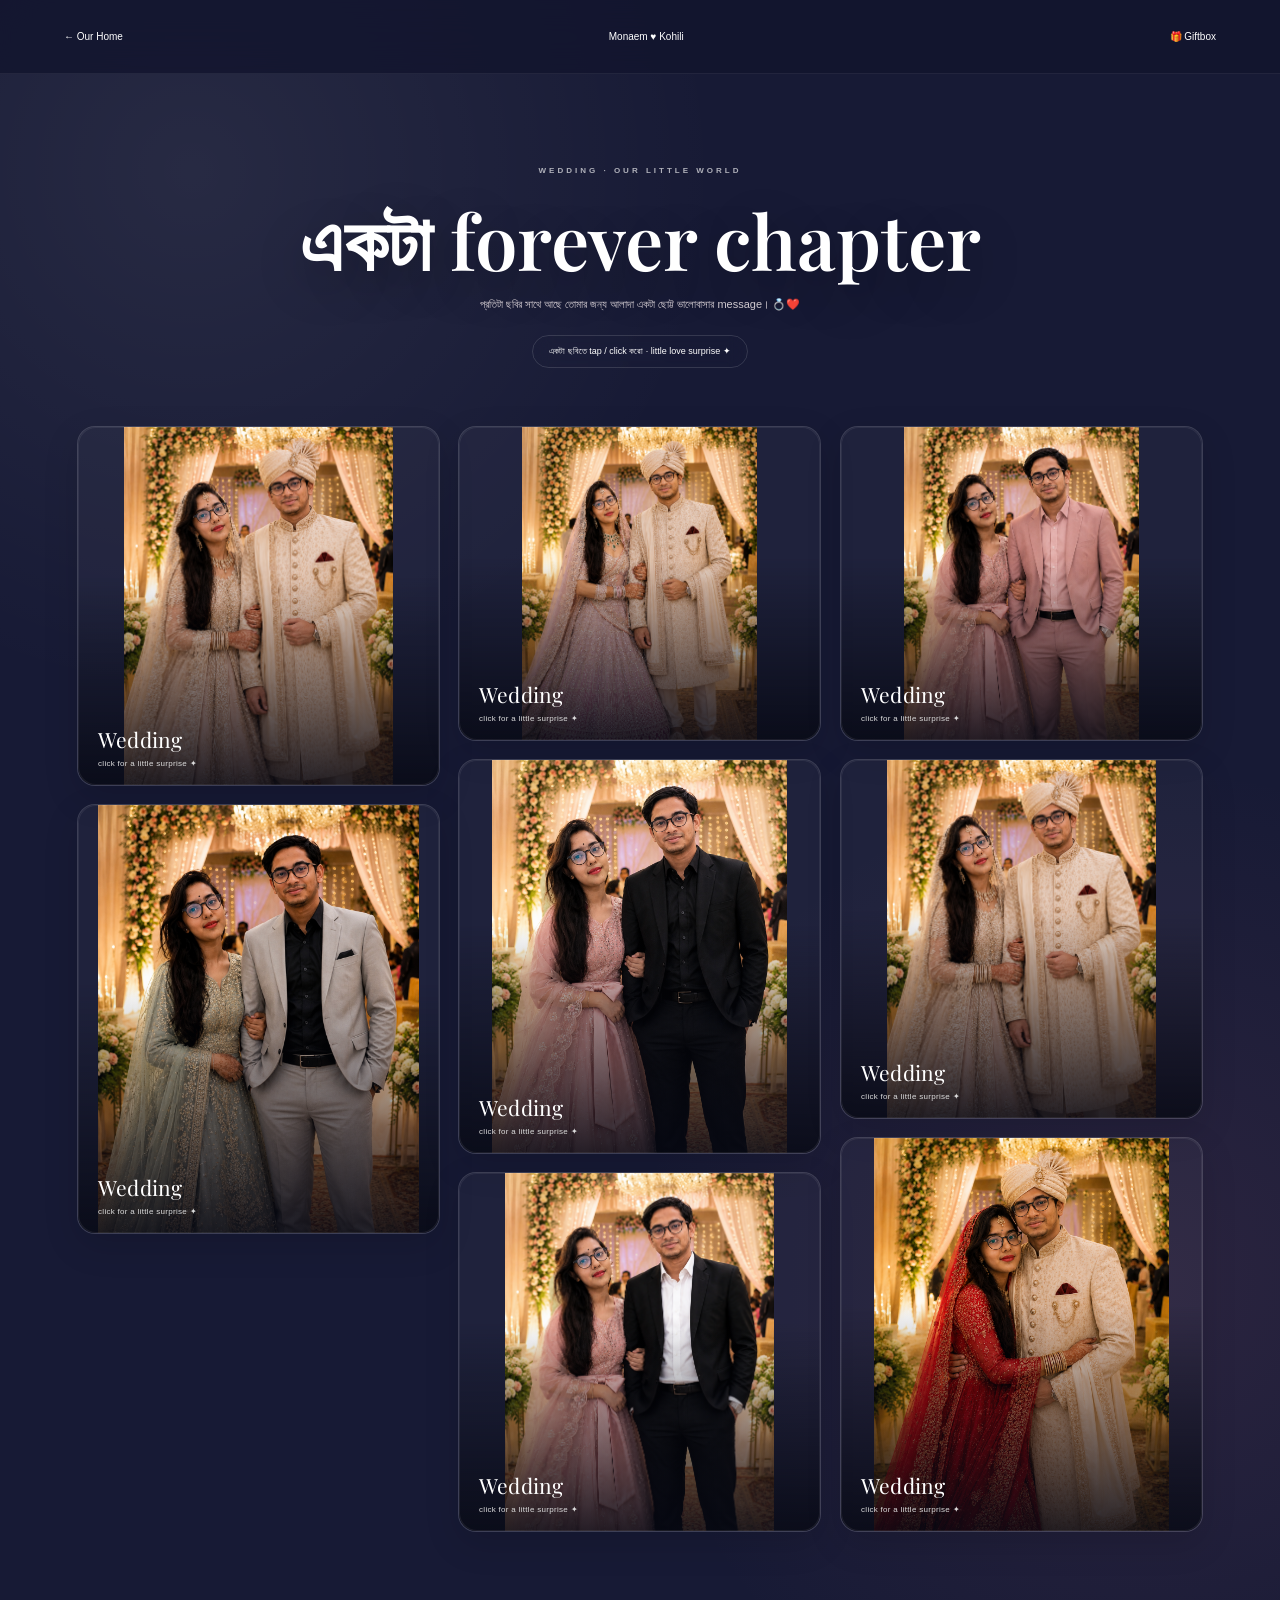
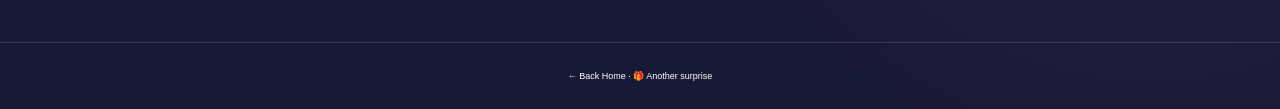
<file: wedding.html>
<!doctype html><html lang="bn"><head><meta charset="utf-8"><meta name="viewport" content="width=device-width,initial-scale=1"><title>Wedding · Monaem ♥ Kohili</title><link href="https://fonts.googleapis.com/css2?family=Noto+Serif+Bengali:wght@400;500;600&family=Playfair+Display:wght@500;600;700&display=swap" rel="stylesheet"><link rel="stylesheet" href="gallery.css"></head><body data-key="wedding" class="wine"><nav class="premium-nav"><a href="index.html">← Our Home</a><b>Monaem ♥ Kohili</b><a href="giftbox.html">🎁 Giftbox</a></nav><header class="head"><small>WEDDING · OUR LITTLE WORLD</small><h1>একটা forever chapter</h1><p>প্রতিটা ছবির সাথে আছে তোমার জন্য আলাদা একটা ছোট্ট ভালোবাসার message। 💍❤️</p><span class="note">একটা ছবিতে tap / click করো · little love surprise ✦</span></header><main class="gallery"><div class="card"><img src="./Wedding/1.png" onerror="this.style.display='none';this.nextElementSibling.style.display='grid'"><div class="empty" style="display:none">M ♥ K<small>your memory</small></div><div class="shade"></div><div class="caption"><b>Wedding</b><small>click for a little surprise ✦</small></div></div><div class="card"><img src="./Wedding/2.png" onerror="this.style.display='none';this.nextElementSibling.style.display='grid'"><div class="empty" style="display:none">M ♥ K<small>your memory</small></div><div class="shade"></div><div class="caption"><b>Wedding</b><small>click for a little surprise ✦</small></div></div><div class="card"><img src="./Wedding/3.png" onerror="this.style.display='none';this.nextElementSibling.style.display='grid'"><div class="empty" style="display:none">M ♥ K<small>your memory</small></div><div class="shade"></div><div class="caption"><b>Wedding</b><small>click for a little surprise ✦</small></div></div><div class="card"><img src="./Wedding/4.png" onerror="this.style.display='none';this.nextElementSibling.style.display='grid'"><div class="empty" style="display:none">M ♥ K<small>your memory</small></div><div class="shade"></div><div class="caption"><b>Wedding</b><small>click for a little surprise ✦</small></div></div><div class="card"><img src="./Wedding/5.png" onerror="this.style.display='none';this.nextElementSibling.style.display='grid'"><div class="empty" style="display:none">M ♥ K<small>your memory</small></div><div class="shade"></div><div class="caption"><b>Wedding</b><small>click for a little surprise ✦</small></div></div><div class="card"><img src="./Wedding/6.png" onerror="this.style.display='none';this.nextElementSibling.style.display='grid'"><div class="empty" style="display:none">M ♥ K<small>your memory</small></div><div class="shade"></div><div class="caption"><b>Wedding</b><small>click for a little surprise ✦</small></div></div><div class="card"><img src="./Wedding/7.png" onerror="this.style.display='none';this.nextElementSibling.style.display='grid'"><div class="empty" style="display:none">M ♥ K<small>your memory</small></div><div class="shade"></div><div class="caption"><b>Wedding</b><small>click for a little surprise ✦</small></div></div><div class="card"><img src="./Wedding/8.png" onerror="this.style.display='none';this.nextElementSibling.style.display='grid'"><div class="empty" style="display:none">M ♥ K<small>your memory</small></div><div class="shade"></div><div class="caption"><b>Wedding</b><small>click for a little surprise ✦</small></div></div></main><div class="surprise"><div class="paper"><button class="x">×</button><div class="flower">🌸 💙 🌷</div><h2>একটা ছোট্ট কথা…</h2><p class="message"></p><p>— তোমার Monaem ❤️</p></div></div><footer><a href="index.html">← Back Home</a> · <a href="giftbox.html">🎁 Another surprise</a></footer><script src="gallery.js"></script></body></html>
</file>
<file: style.css>
*{box-sizing:border-box}html{scroll-behavior:smooth}body{margin:0;color:#29232d;background:#fbf8fa;font-family:"Noto Serif Bengali",serif}.petals{position:fixed;inset:0;pointer-events:none;z-index:99;overflow:hidden}.petal{position:absolute;top:-30px;font-size:18px;animation:fall linear forwards;opacity:.7}@keyframes fall{to{transform:translate3d(var(--x),110vh,0) rotate(420deg);opacity:0}}nav{height:76px;position:fixed;z-index:20;top:0;left:0;right:0;display:flex;align-items:center;justify-content:space-between;padding:0 5vw;background:#fffaf9d9;backdrop-filter:blur(20px);border-bottom:1px solid #39223212}.logo{display:flex;align-items:center;gap:10px;color:#2b2630}.logo span{width:40px;height:40px;border-radius:50%;display:grid;place-items:center;background:#202756;color:#fff;font:12px Georgia}.logo strong{font:11px Arial}.logo small{display:block;font-size:8px;color:#8e7c87;margin-top:3px}.links{display:flex;gap:20px}.links a{font:9px Arial;color:#665763}.hero{min-height:100vh;padding:130px 9vw 80px;display:grid;grid-template-columns:1.1fr .9fr;gap:5vw;align-items:center;background:radial-gradient(circle at 76% 35%,#ead9e8,transparent 28%),#fbf8fa}.eyebrow{font:600 8px Arial;letter-spacing:2.5px;color:#a14c70}.hero h1{font:600 clamp(50px,7vw,92px)/1 "Playfair Display";margin:20px 0 15px}.hero h1 i{color:#bb5b7c;font-style:normal}.hero h2{font-size:clamp(25px,3.3vw,44px);line-height:1.4;margin:0}.hero h2 em{font-style:normal;color:#9d3e67}.hero p{max-width:630px;font:12px/2.1 Arial;color:#776b74}.primary{display:inline-flex;gap:22px;align-items:center;margin-top:18px;padding:14px 20px;border-radius:50px;background:#202756;color:white;font:10px Arial;box-shadow:0 18px 45px #20275635}.primary span{font-size:16px}.portrait{height:510px;display:grid;place-items:center;position:relative}.photo-frame{width:min(330px,70vw);height:410px;padding:8px;background:#fff;border-radius:7px;box-shadow:0 30px 80px #4b33452b;transform:rotate(2deg);overflow:hidden}.photo-frame img{width:100%;height:100%;object-fit:cover}.photo-frame.empty{background:linear-gradient(145deg,#242b5d,#8b627d);display:grid;place-items:center}.fallback{font:46px "Playfair Display";color:#fff;text-align:center}.fallback small{display:block;font:9px Arial;letter-spacing:2px;margin-top:10px;color:#e8cbd7}.orbit{position:absolute;background:#fff;border-radius:14px;padding:13px 16px;box-shadow:0 18px 45px #4b33451b;font-size:18px;animation:float 4s ease-in-out infinite}.orbit small{display:block;font:8px Arial;color:#8c7d86}.one{left:4%;top:18%}.two{right:2%;bottom:16%;animation-delay:-1.5s}@keyframes float{50%{transform:translateY(-12px)}}.intro{text-align:center;padding:80px 20px 45px}.intro span{font:8px Arial;letter-spacing:3px;color:#aa5575}.intro h3{font-size:25px;line-height:1.7;font-weight:500}.intro em{font-style:normal;color:#a24a6d;font-size:15px}.doors{padding:20px 7vw 110px;display:grid;grid-template-columns:repeat(3,1fr);gap:16px}.door{min-height:240px;border-radius:8px;padding:28px;color:#fff;display:flex;flex-direction:column;justify-content:flex-end;position:relative;overflow:hidden;transition:.5s}.door:before{content:"";position:absolute;width:220px;height:220px;border-radius:50%;right:-80px;top:-80px;background:#fff2}.door:hover{transform:translateY(-10px) scale(1.015);box-shadow:0 30px 65px #35253635}.door span{font:10px Arial;letter-spacing:1px;position:relative}.door b{font:24px "Playfair Display";margin-top:10px;position:relative}.door small{font:9px Arial;opacity:.75;margin-top:12px;position:relative}.blue{background:linear-gradient(145deg,#202756,#596691)}.rose{background:linear-gradient(145deg,#70445f,#b87992)}.green{background:linear-gradient(145deg,#304c49,#789187)}.gold{background:linear-gradient(145deg,#725041,#c18c67)}.wine{background:linear-gradient(145deg,#61364c,#ad778b)}.night{background:linear-gradient(145deg,#171b36,#4e557f)}footer{text-align:center;padding:28px;background:#202756;color:#fff;font:9px Arial}@media(max-width:850px){.links{display:none}.hero{grid-template-columns:1fr;padding-top:110px}.portrait{height:420px}.doors{grid-template-columns:1fr 1fr}}@media(max-width:550px){.doors{grid-template-columns:1fr}.portrait{height:380px}.photo-frame{height:320px}}

/* Premium navigation + logo polish */
nav a{text-decoration:none!important;border-bottom:0!important}nav a:hover{text-decoration:none!important;border-bottom:0!important}
.logo{text-decoration:none!important}.logo .mkmark{width:47px;height:47px;border-radius:50%;display:flex;align-items:center;justify-content:center;gap:2px;background:radial-gradient(circle at 35% 30%,#6569a0,#202756 72%);border:1px solid #ffffff55;box-shadow:0 8px 28px #20275645, inset 0 0 0 3px #ffffff12;position:relative;font-family:"Playfair Display";color:#fff}.logo .mkmark:after{content:"";position:absolute;inset:-5px;border:1px solid #b76b8738;border-radius:50%;transform:rotate(-12deg)}.logo .mkmark i{font-style:normal;font-size:15px}.logo .mkmark b{font-size:11px;color:#f0a5bd}.logo strong{letter-spacing:.4px}.logo small{letter-spacing:.7px}
/* Balanced 7-card gallery: center the final row instead of leaving it awkwardly empty. */
.gallery, .cards, .grid, .memory-grid, .photo-grid {
  justify-content: center !important;
}
@media (min-width: 720px) {
  .gallery, .cards, .grid, .memory-grid, .photo-grid {
    grid-template-columns: repeat(4, minmax(0, 1fr)) !important;
  }
}

/* V5 home: larger, richer love dashboard */
.hero{min-height:108vh}.hero-message{font-size:13px!important;line-height:2.15!important}.hero-message strong{color:#9d3e67}
.intro{padding:105px 20px 55px}.intro h3{font-size:30px}.intro-copy{max-width:700px;margin:25px auto 0;font:12px/2.1 Arial;color:#7c6c76}
.mood-tools{padding:45px 7vw 65px;display:grid;grid-template-columns:1.1fr repeat(4,1fr);gap:12px;align-items:stretch}
.mood-title{padding:22px}.mood-title span{font:8px Arial;letter-spacing:2px;color:#aa5575}.mood-title h3{font:23px/1.5 "Noto Serif Bengali";font-weight:500}
.mood-card{min-height:190px;padding:23px;border-radius:18px;color:#fff;display:flex;flex-direction:column;justify-content:flex-end;position:relative;overflow:hidden;transition:.55s cubic-bezier(.2,.8,.2,1);box-shadow:0 18px 45px #30223018}
.mood-card:after{content:"";position:absolute;width:160px;height:160px;border-radius:50%;right:-65px;top:-65px;background:#fff1}.mood-card:hover{transform:translateY(-8px);box-shadow:0 30px 65px #30223035}.mood-card i{font-style:normal;font-size:28px;position:relative;z-index:1;margin-bottom:auto}.mood-card b,.mood-card small{position:relative;z-index:1}.mood-card b{font:17px "Playfair Display"}.mood-card small{font:8px Arial;opacity:.75;margin-top:7px}
.mood-card.calm{background:linear-gradient(145deg,#6f4869,#b67c96)}.mood-card.memory{background:linear-gradient(145deg,#34524f,#76968a)}.mood-card.letter{background:linear-gradient(145deg,#553c66,#8d6ba3)}.mood-card.video{background:linear-gradient(145deg,#28365d,#677aa9)}
@media(max-width:1000px){.mood-tools{grid-template-columns:repeat(2,1fr)}.mood-title{grid-column:1/-1;text-align:center}}
@media(max-width:550px){.hero{min-height:100svh}.hero-message{font-size:11px!important}.intro{padding:75px 18px 35px}.intro h3{font-size:23px}.intro-copy{font-size:10px}.mood-tools{padding:30px 15px 55px;grid-template-columns:1fr 1fr}.mood-title{padding:12px 5px}.mood-title h3{font-size:20px}.mood-card{min-height:165px;padding:17px;border-radius:14px}.mood-card b{font-size:14px}}

/* V6 — MOBILE FIRST POLISH */
html,body{width:100%;max-width:100%;overflow-x:hidden}
img,video{max-width:100%;height:auto}
button,a{touch-action:manipulation}
@media(max-width:600px){
  body{font-size:14px}
  nav{width:100%;min-width:0;gap:10px}
  nav a,nav b{white-space:nowrap;overflow:hidden;text-overflow:ellipsis}
  nav a{padding:8px 2px}
  .hero{width:100%;min-height:100svh;padding-left:18px!important;padding-right:18px!important}
  .hero h1{max-width:100%;font-size:clamp(40px,12vw,58px)!important;line-height:1.03!important}
  .hero-message{max-width:340px;margin-left:auto;margin-right:auto}
  .mood-tools{width:100%;padding-left:12px!important;padding-right:12px!important;grid-template-columns:1fr 1fr!important;gap:9px!important}
  .mood-card{min-width:0;min-height:150px;padding:15px!important}
  .mood-card b{font-size:13px!important;line-height:1.35}
  .mood-card small{line-height:1.35}
  .intro{padding-left:18px!important;padding-right:18px!important}
  .intro h3{line-height:1.5!important}
  .doors{padding-left:12px!important;padding-right:12px!important}
  .doors>*{min-width:0}
  .gallery{width:100%;column-count:2!important;column-gap:8px!important;padding-left:8px!important;padding-right:8px!important}
  .card,.card:nth-child(n){width:100%;height:auto!important;aspect-ratio:.78;margin-bottom:8px!important;border-radius:13px}
  .caption{left:11px!important;right:11px!important;bottom:11px!important}
  .caption b{font-size:14px!important;line-height:1.25}
  .caption small{font-size:7px!important}
  .paper{max-height:88svh;overflow-y:auto;width:min(94vw,600px)!important;padding:34px 22px!important}
  .paper p{font-size:12px;line-height:1.85}
}
@media(max-width:380px){
  nav{padding-left:10px!important;padding-right:10px!important}
  nav a,nav b{font-size:8px!important}
  .mood-tools{gap:7px!important}
  .mood-card{min-height:140px;padding:12px!important}
  .mood-card i{font-size:22px}
  .mood-card b{font-size:12px!important}
  .gallery{column-gap:6px!important}
}
@media(min-width:601px){
  .gallery{column-count:3}
}

.door,
.door *,
.mood-card,
.mood-card * {
  text-decoration: none !important;
  border-bottom: none !important;
}
</file>
<file: gift.css>
*{box-sizing:border-box}body{margin:0;background:#160f20;color:#fff;min-height:100vh;font-family:"Noto Serif Bengali",serif;overflow-x:hidden}nav{height:74px;padding:0 5vw;display:flex;align-items:center;justify-content:space-between;border-bottom:1px solid #fff2;background:#160f20dd;backdrop-filter:blur(16px);position:sticky;top:0;z-index:20}nav a,nav b{font:9px Arial;color:#fff}main{min-height:calc(100vh - 74px);text-align:center;padding:90px 7vw 110px;position:relative;background:radial-gradient(circle at 50% 45%,#7d405e66,transparent 30%)}.glow{position:absolute;width:500px;height:500px;border-radius:50%;background:#d47eaa18;filter:blur(20px);left:50%;top:25%;transform:translateX(-50%);animation:breathe 4s infinite}@keyframes breathe{50%{transform:translateX(-50%) scale(1.18);opacity:.65}}.eyebrow{font:8px Arial;letter-spacing:3px;color:#dfa1ba;position:relative}.lead{font:12px/2 Arial;color:#c8b8c0;position:relative}.gift-stage{height:380px;position:relative;display:grid;place-items:center}.box{width:190px;height:150px;position:relative;transform-style:preserve-3d;transition:1s}.base{position:absolute;bottom:0;width:190px;height:120px;background:linear-gradient(145deg,#b46b8d,#6b3454);border-radius:3px 3px 12px 12px;box-shadow:0 30px 70px #0007}.lid{position:absolute;z-index:3;top:25px;left:-8px;width:206px;height:45px;background:linear-gradient(145deg,#cf83a4,#7d3c60);border-radius:5px;transition:1s;transform-origin:bottom}.ribbon{position:absolute;z-index:4;left:81px;bottom:0;width:28px;height:120px;background:#efb0c8}.bow{position:absolute;z-index:6;top:-15px;left:68px;font-size:55px;transition:1s}button#open{position:absolute;bottom:20px;border:1px solid #fff4;background:#fff1;color:#fff;padding:13px 20px;border-radius:50px;font:10px Arial;cursor:pointer;backdrop-filter:blur(10px)}.open .lid{transform:rotateX(115deg) translateY(-10px)}.open .bow{transform:translateY(-90px) scale(.7);opacity:0}.open .box{transform:translateY(10px)}h1{position:relative;font:600 clamp(44px,7vw,82px)/1.05 "Playfair Display";margin:18px 0}h1 em{font-style:normal;color:#e5a0ba}.secret{max-width:900px;margin:10px auto 0;display:grid;grid-template-columns:1fr 1fr;gap:25px;align-items:center;opacity:0;transform:translateY(35px);transition:1s}.open+.secret{opacity:1;transform:none}.photo{height:430px;background:#fff;padding:8px;transform:rotate(-2deg);box-shadow:0 25px 80px #0007}.photo img{width:100%;height:100%;object-fit:cover}.photo.empty{display:grid;place-items:center;background:linear-gradient(145deg,#6b3454,#c47b9c)}.photo span{font:45px Georgia;color:#fff}.notes{display:grid;gap:12px;text-align:left}.notes>div{padding:20px;background:#fff0f6;color:#432d39;box-shadow:0 15px 45px #0003;border-radius:3px}.notes b{font:13px Arial}.notes p{font-size:12px;line-height:1.8}.notes em{color:#a04068}footer{text-align:center;padding:25px;font:9px Arial;color:#bcaab4;border-top:1px solid #fff2}@media(max-width:700px){.secret{grid-template-columns:1fr}.photo{height:350px}}

/* Premium navigation + logo polish */
nav a{text-decoration:none!important;border-bottom:0!important}nav a:hover{text-decoration:none!important;border-bottom:0!important}
</file>
<file: gallery.css>
*{box-sizing:border-box}
html{scroll-behavior:smooth}
body{margin:0;color:#fff;min-height:100vh;font-family:"Noto Serif Bengali",serif;background:
radial-gradient(circle at 15% 10%,#ffffff12,transparent 28%),
radial-gradient(circle at 90% 75%,#b76b8720,transparent 30%),#171a35}
nav{height:74px;padding:0 5vw;display:flex;justify-content:space-between;align-items:center;position:sticky;top:0;z-index:20;background:#12152dcc;backdrop-filter:blur(22px);border-bottom:1px solid #fff1}
nav a,nav b{font:10px Arial;color:#fff}nav a{text-decoration:none!important;border:0!important}
nav a:hover{text-decoration:none!important;border:0!important;opacity:.75}
.head{text-align:center;padding:82px 20px 48px}
.head small{font:600 8px Arial;letter-spacing:3px;opacity:.65}
.head h1{font:600 clamp(40px,6vw,76px)/1.08 "Playfair Display";margin:18px 0 12px;text-shadow:0 15px 50px #0005}
.head p{font:11px/2 Arial;color:#d1cad0;max-width:650px;margin:auto}
.note{display:inline-block;margin-top:20px;border:1px solid #fff2;border-radius:50px;padding:10px 16px;font:9px Arial;background:#fff0005;backdrop-filter:blur(10px)}

.gallery{padding:10px 6vw 110px;column-count:3;column-gap:18px}
.card{height:360px;margin:0 0 18px;break-inside:avoid;border:1px solid #fff2;border-radius:18px;overflow:hidden;position:relative;cursor:pointer;background:#ffffff09;
box-shadow:0 12px 35px #0002;transition:transform .55s cubic-bezier(.2,.8,.2,1),box-shadow .55s,filter .55s;
animation:cardIn .75s both}
.card:nth-child(2n){height:430px;animation-delay:.07s}.card:nth-child(3n){height:315px;animation-delay:.14s}
.card:nth-child(4n){height:395px;animation-delay:.21s}
.card:hover{transform:translateY(-9px) scale(1.012);box-shadow:0 30px 75px #0007;filter:saturate(1.08)}
.card:after{content:"";position:absolute;inset:0;border-radius:18px;box-shadow:inset 0 0 0 1px #ffffff12;pointer-events:none}
.card img{width:100%;height:100%;position:absolute;inset:0;object-fit:cover;transition:1s cubic-bezier(.2,.8,.2,1)}
.card:hover img{transform:scale(1.065)}
.shade{position:absolute;inset:0;background:linear-gradient(180deg,transparent 42%,#070914d9 100%);transition:.5s}
.card:hover .shade{background:linear-gradient(180deg,#090b1820 25%,#070914ed 100%)}
.caption{position:absolute;bottom:20px;left:20px;right:20px;z-index:2;transform:translateY(3px);transition:.5s}
.card:hover .caption{transform:translateY(-3px)}
.caption b{display:block;font:21px "Playfair Display";letter-spacing:.2px}
.caption small{font:8px Arial;color:#ddd;display:block;margin-top:6px;letter-spacing:.3px}
.empty{height:100%;min-height:315px;display:grid;place-items:center;background:linear-gradient(145deg,#252b5d,#805d76);font:34px "Playfair Display"}
.empty small{display:block;font:8px Arial;letter-spacing:2px;margin-top:8px;color:#efd6e1}
.surprise{display:none;position:fixed;inset:0;background:#090b18eF;z-index:50;align-items:center;justify-content:center;padding:25px;backdrop-filter:blur(10px)}
.surprise.open{display:flex}
.paper{width:min(600px,92vw);padding:45px 38px;background:#fffaf7;color:#332632;text-align:center;position:relative;border-radius:18px;box-shadow:0 35px 100px #0008;animation:appear .55s cubic-bezier(.2,.8,.2,1)}
.paper:before{content:"";position:absolute;inset:10px;border:1px solid #b76b8744;border-radius:12px;pointer-events:none}
@keyframes appear{from{transform:translateY(25px) scale(.92);opacity:0}to{transform:none;opacity:1}}
.paper .x{position:absolute;right:16px;top:8px;border:0;background:none;font-size:27px;color:#745565;cursor:pointer}
.paper .flower{font-size:27px}.paper h2{font:26px "Playfair Display";margin:15px}.paper p{font:13px/2;color:#675762}
.petal{position:fixed;top:-20px;z-index:70;font-size:19px;pointer-events:none;animation:fall 2.8s linear forwards}
@keyframes fall{to{transform:translate(var(--x),105vh) rotate(360deg);opacity:0}}
@keyframes cardIn{from{opacity:0;transform:translateY(22px) scale(.98)}to{opacity:1;transform:none}}
footer{text-align:center;padding:28px;border-top:1px solid #fff2;font:9px Arial}footer a{color:#fff;text-decoration:none!important}

@media(max-width:900px){
  .gallery{column-count:2;column-gap:14px;padding-left:4vw;padding-right:4vw}
  .head{padding-top:65px}
}
@media(max-width:560px){
  nav{height:64px;padding:0 18px}
  nav b{font-size:9px}
  nav a{font-size:9px}
  .head{padding:55px 18px 35px}
  .head h1{font-size:38px}
  .head p{font-size:10px}
  .gallery{column-count:2;column-gap:10px;padding:8px 14px 80px}
  .card,.card:nth-child(2n),.card:nth-child(3n),.card:nth-child(4n){height:auto;aspect-ratio: .78;margin-bottom:10px;border-radius:14px}
  .caption{left:13px;right:13px;bottom:13px}
  .caption b{font-size:16px}.caption small{font-size:7px}
  .paper{padding:38px 24px}
}
@media(max-width:360px){
  .gallery{column-gap:8px;padding-left:10px;padding-right:10px}
  .caption b{font-size:14px}
}

/* V6 — MOBILE FIRST POLISH */
html,body{width:100%;max-width:100%;overflow-x:hidden}
img,video{max-width:100%;height:auto}
button,a{touch-action:manipulation}
@media(max-width:600px){
  body{font-size:14px}
  nav{width:100%;min-width:0;gap:10px}
  nav a,nav b{white-space:nowrap;overflow:hidden;text-overflow:ellipsis}
  nav a{padding:8px 2px}
  .hero{width:100%;min-height:100svh;padding-left:18px!important;padding-right:18px!important}
  .hero h1{max-width:100%;font-size:clamp(40px,12vw,58px)!important;line-height:1.03!important}
  .hero-message{max-width:340px;margin-left:auto;margin-right:auto}
  .mood-tools{width:100%;padding-left:12px!important;padding-right:12px!important;grid-template-columns:1fr 1fr!important;gap:9px!important}
  .mood-card{min-width:0;min-height:150px;padding:15px!important}
  .mood-card b{font-size:13px!important;line-height:1.35}
  .mood-card small{line-height:1.35}
  .intro{padding-left:18px!important;padding-right:18px!important}
  .intro h3{line-height:1.5!important}
  .doors{padding-left:12px!important;padding-right:12px!important}
  .doors>*{min-width:0}
  .gallery{width:100%;column-count:2!important;column-gap:8px!important;padding-left:8px!important;padding-right:8px!important}
  .card,.card:nth-child(n){width:100%;height:auto!important;aspect-ratio:.78;margin-bottom:8px!important;border-radius:13px}
  .caption{left:11px!important;right:11px!important;bottom:11px!important}
  .caption b{font-size:14px!important;line-height:1.25}
  .caption small{font-size:7px!important}
  .paper{max-height:88svh;overflow-y:auto;width:min(94vw,600px)!important;padding:34px 22px!important}
  .paper p{font-size:12px;line-height:1.85}
}
@media(max-width:380px){
  nav{padding-left:10px!important;padding-right:10px!important}
  nav a,nav b{font-size:8px!important}
  .mood-tools{gap:7px!important}
  .mood-card{min-height:140px;padding:12px!important}
  .mood-card i{font-size:22px}
  .mood-card b{font-size:12px!important}
  .gallery{column-gap:6px!important}
}
@media(min-width:601px){
  .gallery{column-count:3}
}


/* Mobile gallery fix */
@media (max-width: 600px) {

  .gallery {
    display: grid !important;
    grid-template-columns: repeat(2, 1fr) !important;
    gap: 8px !important;
    width: 100% !important;
    padding: 8px !important;
    column-count: unset !important;
  }

  .gallery .card,
  .gallery .card:nth-child(2n),
  .gallery .card:nth-child(3n),
  .gallery .card:nth-child(4n) {
    width: 100% !important;
    height: auto !important;
    aspect-ratio: auto !important;
    margin: 0 !important;
    break-inside: auto !important;
  }

  .gallery .card img {
    position: relative !important;
    inset: auto !important;
    display: block !important;
    width: 100% !important;
    height: auto !important;
    object-fit: contain !important;
  }

  
}
.rose .gallery .card img {
  object-fit: contain !important;
  object-position: center !important;
}
.wine .gallery .card img {
  object-fit: contain !important;
  object-position: center !important;
}
</file>
<file: letter.css>
*{box-sizing:border-box}html{scroll-behavior:smooth}body{margin:0;background:#110d19;color:#fff;font-family:"Noto Serif Bengali",serif;overflow-x:hidden}
nav{height:72px;padding:0 5vw;display:flex;align-items:center;justify-content:space-between;position:sticky;top:0;z-index:20;background:#110d19d9;backdrop-filter:blur(20px);border-bottom:1px solid #fff1}
nav a,nav b{font:9px Arial;color:#fff;text-decoration:none}.opening{min-height:88vh;display:grid;place-items:center;text-align:center;padding:90px 20px;position:relative;background:radial-gradient(circle at 50% 45%,#8a456525,transparent 33%)}
.opening span{font:8px Arial;letter-spacing:3px;color:#e1a4bb}.opening h1{font:600 clamp(50px,8vw,100px)/1 "Playfair Display";margin:18px 0}.opening h1 em{font-style:normal;color:#e7a4bc}.opening p{font:11px/2 Arial;color:#c9bac3}.opening button{margin-top:20px;border:1px solid #ffffff30;background:#ffffff0b;color:#fff;padding:14px 20px;border-radius:50px;font:10px Arial;cursor:pointer;backdrop-filter:blur(12px);transition:.4s}.opening button:hover{background:#fff;color:#241625;transform:translateY(-3px)}
.letter-wrap{display:none;max-width:900px;margin:auto;padding:0 18px 110px}.letter-wrap.open{display:block;animation:fadeUp 1s both}.envelope{height:210px;margin:0 auto -80px;max-width:620px;position:relative;background:linear-gradient(145deg,#b96988,#66354f);clip-path:polygon(0 0,100% 0,100% 75%,50% 100%,0 75%);box-shadow:0 30px 80px #0008;z-index:2;animation:float 4s ease-in-out infinite}.seal{position:absolute;left:50%;top:45%;transform:translate(-50%,-50%);width:66px;height:66px;border-radius:50%;display:grid;place-items:center;background:#fff;color:#73344f;font:14px Georgia;box-shadow:0 10px 25px #0004}
.letter-paper{position:relative;background:#fffaf5;color:#3c2c35;padding:85px clamp(22px,7vw,70px) 70px;box-shadow:0 35px 100px #0009;border-radius:4px;overflow:hidden}.letter-paper:before{content:"";position:absolute;inset:15px;border:1px solid #b96c8750;pointer-events:none}.paper-top{text-align:center;color:#9e5370;font-size:13px}.letter-paper h2{text-align:center;font:600 clamp(25px,4vw,38px) "Playfair Display";margin:18px 0 5px}.subtitle{text-align:center;color:#8c6d7a;font-size:12px;margin-bottom:25px}.letter-content{margin-top:38px;font-size:14px;line-height:2.15}.letter-content p{margin:0 0 25px}.letter-content p:first-child{font-weight:600;font-size:18px;color:#70405a}.after-note{text-align:center;padding:85px 20px 0}.after-note span{font:8px Arial;letter-spacing:3px;color:#d49ab0}.after-note h3{font:32px "Playfair Display";margin:15px}.after-note p{font-size:12px;color:#c5b5be}.after-note b{font:12px Arial;color:#e4a2b9}
@keyframes fadeUp{from{opacity:0;transform:translateY(35px)}to{opacity:1;transform:none}}@keyframes float{50%{transform:translateY(-8px)}}
.petal{position:fixed;top:-25px;z-index:50;pointer-events:none;animation:fall linear forwards}@keyframes fall{to{transform:translate(var(--x),110vh) rotate(420deg);opacity:0}}
@media(max-width:600px){nav{height:62px;padding:0 15px}nav b{font-size:8px}.opening{min-height:82vh;padding:70px 18px}.opening h1{font-size:47px}.letter-wrap{padding:0 10px 80px}.envelope{height:160px;margin-bottom:-60px}.seal{width:54px;height:54px;font-size:12px}.letter-paper{padding:70px 20px 50px}.letter-content{font-size:13px;line-height:2}.letter-content p{margin-bottom:22px}.paper-top{font-size:10px}.letter-paper h2{font-size:25px}.subtitle{font-size:11px}.after-note{padding-top:60px}}

/* V6 — MOBILE FIRST POLISH */
html,body{width:100%;max-width:100%;overflow-x:hidden}
img,video{max-width:100%;height:auto}
button,a{touch-action:manipulation}
@media(max-width:600px){
  body{font-size:14px}
  nav{width:100%;min-width:0;gap:10px}
  nav a,nav b{white-space:nowrap;overflow:hidden;text-overflow:ellipsis}
  nav a{padding:8px 2px}
  .hero{width:100%;min-height:100svh;padding-left:18px!important;padding-right:18px!important}
  .hero h1{max-width:100%;font-size:clamp(40px,12vw,58px)!important;line-height:1.03!important}
  .hero-message{max-width:340px;margin-left:auto;margin-right:auto}
  .mood-tools{width:100%;padding-left:12px!important;padding-right:12px!important;grid-template-columns:1fr 1fr!important;gap:9px!important}
  .mood-card{min-width:0;min-height:150px;padding:15px!important}
  .mood-card b{font-size:13px!important;line-height:1.35}
  .mood-card small{line-height:1.35}
  .intro{padding-left:18px!important;padding-right:18px!important}
  .intro h3{line-height:1.5!important}
  .doors{padding-left:12px!important;padding-right:12px!important}
  .doors>*{min-width:0}
  .gallery{width:100%;column-count:2!important;column-gap:8px!important;padding-left:8px!important;padding-right:8px!important}
  .card,.card:nth-child(n){width:100%;height:auto!important;aspect-ratio:.78;margin-bottom:8px!important;border-radius:13px}
  .caption{left:11px!important;right:11px!important;bottom:11px!important}
  .caption b{font-size:14px!important;line-height:1.25}
  .caption small{font-size:7px!important}
  .paper{max-height:88svh;overflow-y:auto;width:min(94vw,600px)!important;padding:34px 22px!important}
  .paper p{font-size:12px;line-height:1.85}
}
@media(max-width:380px){
  nav{padding-left:10px!important;padding-right:10px!important}
  nav a,nav b{font-size:8px!important}
  .mood-tools{gap:7px!important}
  .mood-card{min-height:140px;padding:12px!important}
  .mood-card i{font-size:22px}
  .mood-card b{font-size:12px!important}
  .gallery{column-gap:6px!important}
}
@media(min-width:601px){
  .gallery{column-count:3}
}
</file>
<file: video.css>
*{box-sizing:border-box}body{margin:0;background:#080b18;color:#fff;font-family:Arial,sans-serif}nav{height:74px;padding:0 5vw;display:flex;justify-content:space-between;align-items:center;background:#0b0e1ddd;backdrop-filter:blur(16px);position:sticky;top:0;z-index:10}nav a,nav b{color:#fff;font-size:9px}header{padding:95px 8vw 65px;background:radial-gradient(circle at 75% 25%,#65405f,transparent 30%)}header small{letter-spacing:3px;font-size:8px;color:#d79ab4}h1{font:600 clamp(50px,8vw,100px)/.95 Georgia;margin:20px 0}h1 em{color:#dc9ab5;font-style:normal}header p{color:#b9b4c2;font-size:11px;line-height:2}.vcard{height:380px;padding:25px;display:flex;flex-direction:column;justify-content:flex-end;border:1px solid #fff2;background:linear-gradient(160deg,#282d55,#15182e);cursor:pointer;transition:.5s;position:relative;overflow:hidden}.vcard:before{content:"▶";position:absolute;top:43%;left:50%;transform:translate(-50%,-50%);width:66px;height:66px;border:1px solid #fff5;border-radius:50%;display:grid;place-items:center;font-size:25px}.vcard:hover{transform:translateY(-9px);background:linear-gradient(160deg,#5a3d64,#20274d)}.vcard b{font:23px Georgia}.vcard small{font-size:8px;color:#aaa;margin-top:7px}main{padding:20px 7vw 100px;display:grid;grid-template-columns:repeat(3,1fr);gap:15px}#modal{display:none;position:fixed;inset:0;background:#000E;z-index:30;align-items:center;justify-content:center;flex-direction:column;padding:20px}#modal.open{display:flex}#modal video{width:min(900px,92vw);max-height:75vh;box-shadow:0 30px 100px #000}.video-note{font:11px Arial;margin-top:16px;color:#e5b0c5}#modal button{position:absolute;right:25px;top:8px;color:#fff;background:none;border:0;font-size:42px}footer{text-align:center;padding:28px;border-top:1px solid #fff2;font-size:9px}footer a{color:#fff}@media(max-width:800px){main{grid-template-columns:1fr 1fr}}@media(max-width:520px){main{grid-template-columns:1fr}}

/* Premium navigation + logo polish */
nav a{text-decoration:none!important;border-bottom:0!important}nav a:hover{text-decoration:none!important;border-bottom:0!important}
</file>
